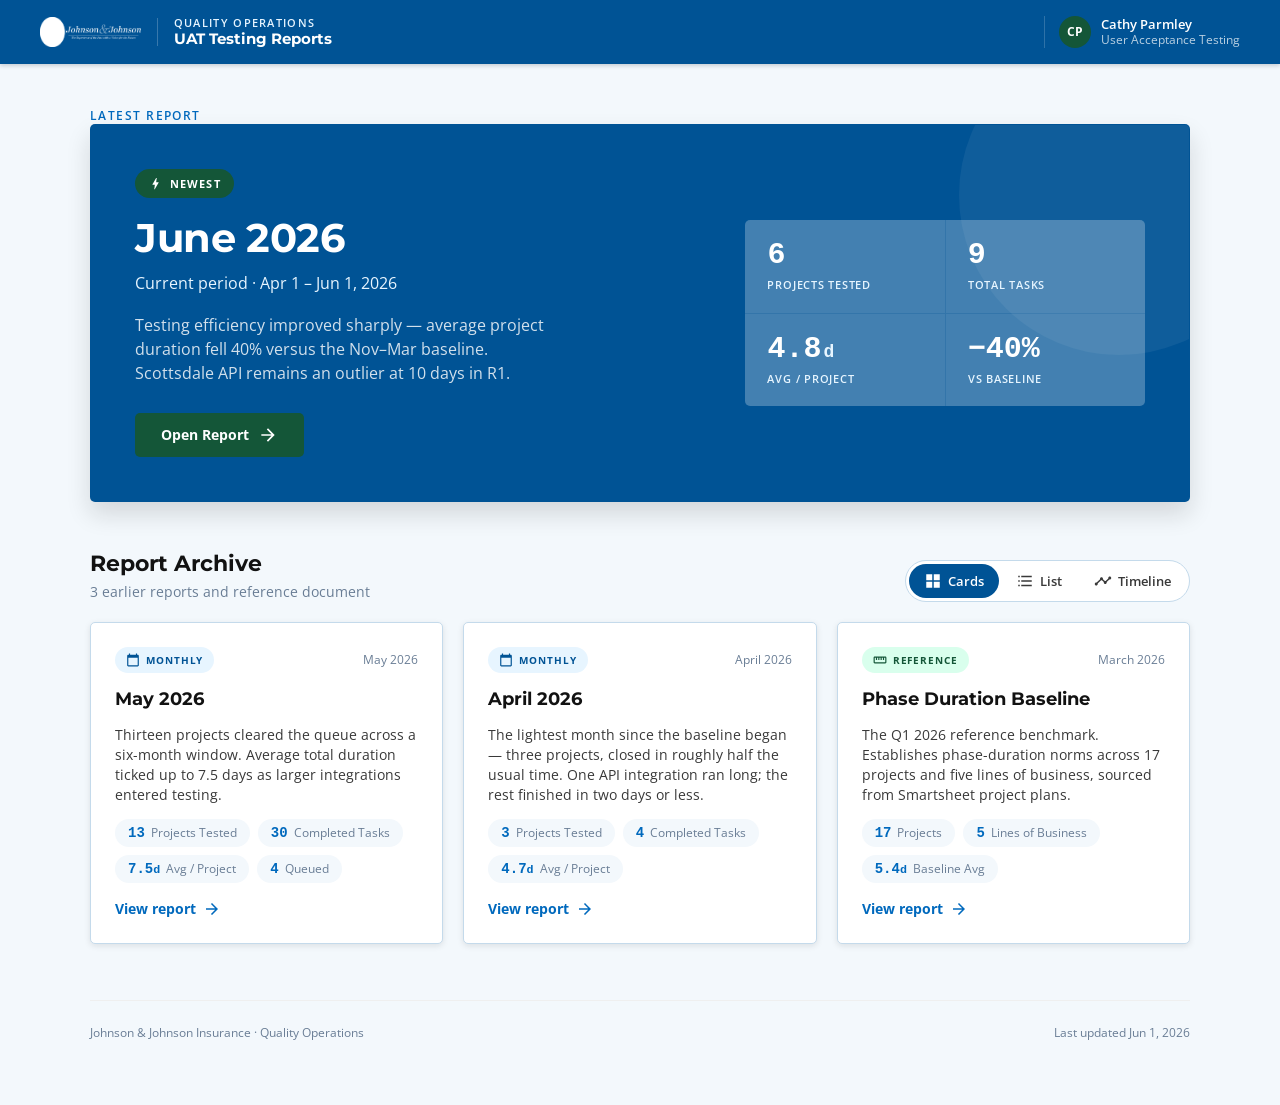
<file: uat/index.html>
<!DOCTYPE html>
<html lang="en">
<head>
<meta charset="UTF-8">
<meta name="viewport" content="width=device-width, initial-scale=1.0">
<title>UAT Testing Reports — J&amp;J Insurance</title>
<link rel="icon" href="assets/jj-oval.png">
<link rel="stylesheet" href="assets/jj-tokens.css">
<style>
  *, *::before, *::after { box-sizing: border-box; margin: 0; padding: 0; }
  html { scroll-behavior: smooth; }
  body {
    font: var(--jj-text-body);
    color: var(--jj-fg-default);
    background: var(--pt-page-bg);
    -webkit-font-smoothing: antialiased;
    min-height: 100vh;
  }
  a { color: inherit; text-decoration: none; }
  .ic { fill: currentColor; display: inline-block; vertical-align: -.15em; flex: none; }
  .pt-switching, .pt-switching * { transition: none !important; }

  /* ═══════════════  LOOK / THEME TOKENS  (Corporate = defaults)  ═══════════════ */
  :root {
    --pt-num-font: var(--jj-font-display);
    --pt-page-bg: var(--jj-neutral-050);
    --pt-line: var(--jj-primary-200);
    --pt-eyebrow: var(--jj-fg-link);

    --pt-hero-bg: var(--jj-darker-blue);
    --pt-hero-bar: transparent;
    --pt-hero-border: transparent;
    --pt-hero-fg: #fff;
    --pt-hero-sub: var(--jj-light-blue);
    --pt-hero-summary: rgba(255,255,255,.82);
    --pt-hero-glow: rgba(0,105,189,.18);
    --pt-hero-shadow: var(--jj-elevation-3);
    --pt-hero-radius: var(--jj-radius-15);
    --pt-hero-acc-bg: var(--jj-action-700);
    --pt-hero-acc-bg-h: var(--jj-action-900);
    --pt-hero-acc-fg: #fff;
    --pt-hero-statbg: rgba(255,255,255,.05);
    --pt-hero-statline: rgba(255,255,255,.14);

    --pt-card-border: var(--jj-border-default);
    --pt-card-radius: var(--jj-radius-10);
    --pt-card-shadow: var(--jj-elevation-1);
    --pt-card-shadow-h: var(--jj-elevation-3);
    --pt-card-hover-border: var(--jj-primary-200);
    --pt-card-pad: 24px;
    --pt-grid-gap: 20px;

    --pt-link: var(--jj-fg-link);
    --pt-row-hover: var(--jj-light-blue);
    --pt-chip-bg: var(--jj-primary-100);
    --pt-chip-val: var(--jj-dark-blue);
    --pt-chip-label: var(--jj-fg-subtle);
    --pt-tag-monthly-bg: var(--jj-primary-100);
    --pt-tag-monthly-fg: var(--jj-dark-blue);
    --pt-tag-baseline-bg: var(--jj-light-green);
    --pt-tag-baseline-fg: var(--jj-dark-green);
    --pt-node: var(--jj-blue);
    --pt-node-baseline: var(--jj-green);
    --pt-btn-radius: var(--jj-radius-25);
  }

  /* ── EDITORIAL · light, airy, hairline borders, green spine ── */
  [data-look="editorial"] {
    --pt-page-bg: #fff;
    --pt-eyebrow: var(--jj-green);
    --pt-hero-bg: #fff;
    --pt-hero-bar: var(--jj-green);
    --pt-hero-border: var(--jj-neutral-200);
    --pt-hero-fg: var(--jj-darker-blue);
    --pt-hero-sub: var(--jj-primary-600);
    --pt-hero-summary: var(--jj-neutral-800);
    --pt-hero-glow: var(--jj-primary-050);
    --pt-hero-shadow: var(--jj-elevation-1);
    --pt-hero-radius: var(--jj-radius-5);
    --pt-hero-statbg: var(--jj-primary-050);
    --pt-hero-statline: var(--jj-neutral-200);
    --pt-card-border: var(--jj-neutral-200);
    --pt-card-radius: var(--jj-radius-5);
    --pt-card-shadow: none;
    --pt-card-shadow-h: var(--jj-elevation-2);
    --pt-card-hover-border: var(--jj-primary-300);
    --pt-row-hover: var(--jj-primary-050);
    --pt-btn-radius: var(--jj-radius-5);
    --pt-line: var(--jj-neutral-200);
  }

  /* ── FOREST · green-forward, bold, friendly radii ── */
  [data-look="forest"] {
    --pt-eyebrow: var(--jj-green);
    --pt-hero-bg: #0F402A;
    --pt-hero-glow: rgba(217,255,237,.12);
    --pt-hero-sub: var(--jj-light-green);
    --pt-hero-summary: rgba(255,255,255,.85);
    --pt-hero-acc-bg: #fff;
    --pt-hero-acc-bg-h: var(--jj-light-green);
    --pt-hero-acc-fg: var(--jj-dark-green);
    --pt-hero-statbg: rgba(255,255,255,.06);
    --pt-hero-statline: rgba(255,255,255,.18);
    --pt-hero-radius: var(--jj-radius-20);
    --pt-card-radius: var(--jj-radius-15);
    --pt-card-hover-border: var(--jj-action-300);
    --pt-link: var(--jj-green-active);
    --pt-row-hover: var(--jj-light-green);
    --pt-chip-bg: var(--jj-light-green);
    --pt-chip-val: var(--jj-dark-green);
    --pt-chip-label: var(--jj-green-active);
    --pt-tag-monthly-bg: var(--jj-light-green);
    --pt-tag-monthly-fg: var(--jj-dark-green);
    --pt-tag-baseline-bg: var(--jj-primary-100);
    --pt-tag-baseline-fg: var(--jj-dark-blue);
    --pt-node: var(--jj-green);
    --pt-node-baseline: var(--jj-blue);
  }

  /* ── CONSOLE · data-dashboard, mono figures, blue wash, sharp ── */
  [data-look="console"] {
    --pt-num-font: var(--jj-font-mono);
    --pt-page-bg: var(--jj-primary-050);
    --pt-hero-bg: var(--jj-dark-blue);
    --pt-hero-glow: rgba(255,255,255,.06);
    --pt-hero-shadow: var(--jj-elevation-4);
    --pt-hero-radius: var(--jj-radius-5);
    --pt-hero-statbg: rgba(255,255,255,.08);
    --pt-hero-statline: rgba(255,255,255,.2);
    --pt-card-border: var(--jj-primary-200);
    --pt-card-radius: var(--jj-radius-5);
    --pt-card-shadow: var(--jj-elevation-2);
    --pt-card-shadow-h: var(--jj-elevation-4);
    --pt-chip-bg: var(--jj-primary-050);
    --pt-chip-val: var(--jj-blue);
    --pt-link: var(--jj-blue);
    --pt-btn-radius: var(--jj-radius-5);
  }

  /* ── DENSITY ── */
  [data-density="compact"] { --pt-card-pad: 16px; --pt-grid-gap: 12px; }

  /* ─────────────────────────  TOP BAR  ───────────────────────── */
  .topbar {
    position: sticky; top: 0; z-index: 50;
    height: 64px; background: var(--jj-primary-800); color: #fff;
    display: flex; align-items: center; gap: 16px;
    padding: 0 clamp(16px, 4vw, 40px);
    box-shadow: 0 2px 4px rgba(0,30,54,.18);
  }
  .topbar__logo { height: 30px; display: block; filter: brightness(0) invert(1); }
  .topbar__sep { width: 1px; height: 28px; background: rgba(255,255,255,.22); }
  .topbar__titles { display: flex; flex-direction: column; line-height: 1.15; min-width: 0; }
  .topbar__eyebrow { font: 600 11px/1.3 var(--jj-font-body); letter-spacing: .12em; text-transform: uppercase; color: var(--jj-light-blue); }
  .topbar__title { font: 700 15px/1.2 var(--jj-font-display); white-space: nowrap; overflow: hidden; text-overflow: ellipsis; }
  .topbar__right { margin-left: auto; display: flex; align-items: center; gap: 14px; }
  .topbar__owner { display: flex; align-items: center; gap: 10px; padding-left: 14px; border-left: 1px solid rgba(255,255,255,.18); }
  .topbar__avatar { width: 32px; height: 32px; border-radius: 50%; background: var(--jj-action-700); display: grid; place-items: center; font: 700 12px/1 var(--jj-font-body); color: #fff; }
  .topbar__owner-text { font: 600 13px/16px var(--jj-font-body); }
  .topbar__owner-text span { display: block; font: var(--jj-text-body-sm); opacity: .72; }

  /* ─────────────────────────  PAGE SHELL  ───────────────────────── */
  .page { max-width: 1180px; margin: 0 auto; padding: clamp(24px, 4vw, 44px) clamp(16px, 4vw, 40px) 64px; }
  .eyebrow { font: var(--jj-text-eyebrow); letter-spacing: .12em; text-transform: uppercase; color: var(--pt-eyebrow); }
  .section-head { display: flex; align-items: flex-end; justify-content: space-between; gap: 20px; flex-wrap: wrap; margin: 48px 0 20px; }
  .section-head h2 { font: var(--jj-text-title-2); color: var(--jj-fg-default); }
  .section-head p { font: var(--jj-text-body); color: var(--jj-fg-subtle); margin-top: 4px; }

  /* ─────────────────────────  HERO (latest)  ───────────────────────── */
  .hero {
    background: var(--pt-hero-bg);
    color: var(--pt-hero-fg); border-radius: var(--pt-hero-radius);
    padding: clamp(28px, 4vw, 44px);
    position: relative; overflow: hidden;
    box-shadow: var(--pt-hero-shadow);
    border: 1px solid var(--pt-hero-border);
    display: grid; grid-template-columns: 1.4fr 1fr; gap: clamp(28px, 4vw, 56px); align-items: center;
  }
  .hero::after {
    content: ""; position: absolute; right: -90px; top: -90px; width: 320px; height: 320px;
    border-radius: 50%; background: var(--pt-hero-glow); pointer-events: none;
  }
  .hero::before {
    content: ""; position: absolute; left: 0; top: 0; bottom: 0; width: 5px;
    background: var(--pt-hero-bar); pointer-events: none;
  }
  .hero__main { position: relative; z-index: 1; min-width: 0; }
  .hero__tag {
    display: inline-flex; align-items: center; gap: 7px;
    background: var(--pt-hero-acc-bg); color: var(--pt-hero-acc-fg);
    font: 700 11px/1 var(--jj-font-body); letter-spacing: .1em; text-transform: uppercase;
    padding: 7px 13px; border-radius: var(--jj-radius-pill); margin-bottom: 18px;
  }
  .hero__title { font: 700 clamp(28px, 4vw, 40px)/1.08 var(--jj-font-display); letter-spacing: -.01em; }
  .hero__period { font: var(--jj-text-body-lg); color: var(--pt-hero-sub); margin-top: 12px; }
  .hero__summary { font: var(--jj-text-body-lg); color: var(--pt-hero-summary); margin-top: 18px; max-width: 46ch; text-wrap: pretty; }
  .hero__cta {
    display: inline-flex; align-items: center; gap: 9px; margin-top: 28px;
    background: var(--pt-hero-acc-bg); color: var(--pt-hero-acc-fg); border: 0; cursor: pointer;
    font: var(--jj-text-button); padding: 0 26px; height: 44px; border-radius: var(--pt-btn-radius);
    transition: background .15s cubic-bezier(.2,0,0,1);
  }
  .hero__cta:hover { background: var(--pt-hero-acc-bg-h); }

  .hero__stats { position: relative; z-index: 1; display: grid; grid-template-columns: 1fr 1fr; gap: 1px; background: var(--pt-hero-statline); border-radius: var(--pt-card-radius); overflow: hidden; }
  .hero__stat { background: var(--pt-hero-statbg); padding: 20px 22px; }
  .hero__stat .v { font: 700 30px/1 var(--pt-num-font); color: var(--pt-hero-fg); }
  .hero__stat .v small { font-size: .6em; font-weight: 600; color: var(--pt-hero-sub); margin-left: 2px; }
  .hero__stat .l { font: 600 11px/1.3 var(--jj-font-body); letter-spacing: .07em; text-transform: uppercase; color: var(--pt-hero-sub); margin-top: 8px; }

  /* ─────────────────────────  VIEW TOGGLE  ───────────────────────── */
  .seg { display: inline-flex; background: #fff; border: 1px solid var(--pt-card-border); border-radius: var(--jj-radius-pill); padding: 3px; gap: 2px; }
  .seg button {
    display: inline-flex; align-items: center; gap: 6px; border: 0; background: transparent; cursor: pointer;
    font: 600 13px/1 var(--jj-font-body); color: var(--jj-fg-muted);
    padding: 8px 15px; border-radius: var(--jj-radius-pill); transition: all .15s cubic-bezier(.2,0,0,1);
  }
  .seg button:hover { color: var(--jj-fg-default); }
  .seg button[aria-pressed="true"] { background: var(--jj-primary-800); color: #fff; }
  .seg .seg__label { }

  /* ─────────────────────────  STAT CHIPS (shared)  ───────────────────────── */
  .chips { display: flex; flex-wrap: wrap; gap: 8px; }
  .chip { display: inline-flex; align-items: baseline; gap: 6px; background: var(--pt-chip-bg); border-radius: var(--jj-radius-pill); padding: 6px 13px; }
  .chip .cv { font: 700 14px/1 var(--pt-num-font); color: var(--pt-chip-val); }
  .chip .cl { font: var(--jj-text-body-sm); color: var(--pt-chip-label); }

  .tag { display: inline-flex; align-items: center; gap: 6px; font: 700 10px/1 var(--jj-font-body); letter-spacing: .09em; text-transform: uppercase; padding: 6px 11px; border-radius: var(--jj-radius-pill); }
  .tag--monthly { background: var(--pt-tag-monthly-bg); color: var(--pt-tag-monthly-fg); }
  .tag--baseline { background: var(--pt-tag-baseline-bg); color: var(--pt-tag-baseline-fg); }

  /* ─────────────────────────  CARDS LAYOUT  ───────────────────────── */
  .grid-cards { display: grid; grid-template-columns: repeat(auto-fill, minmax(300px, 1fr)); gap: var(--pt-grid-gap); }
  .rcard {
    background: #fff; border: 1px solid var(--pt-card-border); border-radius: var(--pt-card-radius);
    padding: var(--pt-card-pad); cursor: pointer; display: flex; flex-direction: column; gap: 14px;
    box-shadow: var(--pt-card-shadow); transition: box-shadow .15s, transform .15s, border-color .15s;
  }
  .rcard:hover { box-shadow: var(--pt-card-shadow-h); transform: translateY(-2px); border-color: var(--pt-card-hover-border); }
  .rcard__top { display: flex; align-items: center; justify-content: space-between; gap: 12px; }
  .rcard__date { font: var(--jj-text-body-sm); color: var(--jj-fg-subtle); }
  .rcard__title { font: var(--jj-text-title-3); color: var(--jj-fg-default); }
  .rcard__summary { font: var(--jj-text-body); color: var(--jj-fg-muted); flex: 1; text-wrap: pretty; }
  .rcard__foot { display: flex; align-items: center; gap: 7px; font: var(--jj-text-button); color: var(--pt-link); margin-top: 2px; }
  .rcard:hover .rcard__foot { gap: 11px; }

  /* ─────────────────────────  LIST LAYOUT  ───────────────────────── */
  .list { background: #fff; border: 1px solid var(--pt-card-border); border-radius: var(--pt-card-radius); overflow: hidden; box-shadow: var(--pt-card-shadow); }
  .lrow { display: grid; grid-template-columns: 200px 1fr auto; gap: 24px; align-items: center; padding: 20px 24px; cursor: pointer; border-top: 1px solid var(--jj-neutral-100); transition: background .12s; }
  .lrow:first-child { border-top: 0; }
  .lrow:hover { background: var(--pt-row-hover); }
  .lrow__lead { display: flex; flex-direction: column; gap: 8px; min-width: 0; }
  .lrow__title { font: var(--jj-text-title-4); color: var(--jj-fg-default); }
  .lrow__date { font: var(--jj-text-body-sm); color: var(--jj-fg-subtle); }
  .lrow__summary { font: var(--jj-text-body); color: var(--jj-fg-muted); text-wrap: pretty; }
  .lrow__right { display: flex; align-items: center; gap: 18px; }
  .lrow__chev { color: var(--pt-link); display: inline-flex; }

  /* ─────────────────────────  TIMELINE LAYOUT  ───────────────────────── */
  .timeline { position: relative; padding-left: 38px; }
  .timeline::before { content: ""; position: absolute; left: 11px; top: 8px; bottom: 8px; width: 2px; background: var(--pt-line); }
  .tnode { position: relative; padding-bottom: 28px; }
  .tnode:last-child { padding-bottom: 0; }
  .tnode::before {
    content: ""; position: absolute; left: -32px; top: 22px; width: 14px; height: 14px; border-radius: 50%;
    background: #fff; border: 3px solid var(--pt-node); box-shadow: 0 0 0 4px var(--pt-page-bg);
  }
  .tnode--baseline::before { border-color: var(--pt-node-baseline); }
  .tnode__date { font: 700 12px/1 var(--jj-font-display); letter-spacing: .04em; text-transform: uppercase; color: var(--jj-fg-subtle); margin-bottom: 10px; }
  .tcard {
    background: #fff; border: 1px solid var(--pt-card-border); border-radius: var(--pt-card-radius);
    padding: 22px 24px; cursor: pointer; box-shadow: var(--pt-card-shadow);
    display: flex; flex-direction: column; gap: 12px; transition: box-shadow .15s, border-color .15s;
  }
  .tcard:hover { box-shadow: var(--pt-card-shadow-h); border-color: var(--pt-card-hover-border); }
  .tcard__top { display: flex; align-items: center; justify-content: space-between; gap: 12px; flex-wrap: wrap; }
  .tcard__title { font: var(--jj-text-title-3); color: var(--jj-fg-default); }
  .tcard__summary { font: var(--jj-text-body); color: var(--jj-fg-muted); text-wrap: pretty; }

  /* ─────────────────────────  FOOTER  ───────────────────────── */
  .foot { border-top: 1px solid var(--jj-neutral-200); margin-top: 56px; padding-top: 24px; display: flex; justify-content: space-between; gap: 16px; flex-wrap: wrap; }
  .foot p { font: var(--jj-text-body-sm); color: var(--jj-fg-subtle); }

  /* ─────────────────────────  VIEWER  ───────────────────────── */
  .viewer { position: fixed; inset: 0; z-index: 100; background: var(--jj-neutral-050); display: none; flex-direction: column; }
  .viewer.open { display: flex; }
  .viewer__bar {
    height: 56px; background: var(--jj-primary-800); color: #fff; flex: none;
    display: flex; align-items: center; gap: 14px; padding: 0 clamp(12px, 3vw, 24px);
  }
  .viewer__back {
    display: inline-flex; align-items: center; gap: 7px; background: rgba(255,255,255,.12); color: #fff; border: 0; cursor: pointer;
    font: var(--jj-text-button); padding: 0 16px; height: 36px; border-radius: var(--jj-radius-pill); transition: background .15s;
  }
  .viewer__back:hover { background: rgba(255,255,255,.22); }
  .viewer__title { font: 700 14px/1.2 var(--jj-font-display); white-space: nowrap; overflow: hidden; text-overflow: ellipsis; min-width: 0; }
  .viewer__title span { font: var(--jj-text-body-sm); opacity: .7; font-family: var(--jj-font-body); }
  .viewer__ext { margin-left: auto; display: inline-flex; align-items: center; gap: 6px; color: #fff; font: 600 13px/1 var(--jj-font-body); opacity: .85; }
  .viewer__ext:hover { opacity: 1; }
  .viewer__frame { flex: 1; border: 0; width: 100%; background: #fff; }

  /* ─────────────────────────  RESPONSIVE  ───────────────────────── */
  @media (max-width: 860px) {
    .hero { grid-template-columns: 1fr; gap: 28px; }
    .topbar__owner { display: none; }
  }
  @media (max-width: 600px) {
    .topbar__title { font-size: 13px; }
    .topbar__eyebrow { font-size: 10px; }
    .lrow { grid-template-columns: 1fr; gap: 12px; padding: 18px 18px; }
    .lrow__right { justify-content: space-between; }
    .seg__label { display: none; }
    .seg button { padding: 9px 12px; }
    .hero__stats { grid-template-columns: 1fr 1fr; }
    .section-head { margin-top: 36px; }
  }

  /* ─────────────────────────  TWEAKS PANEL  ───────────────────────── */
  .tweaks { position: fixed; right: 20px; bottom: 20px; z-index: 200; width: 286px;
    background: #fff; border: 1px solid var(--jj-neutral-200); border-radius: var(--jj-radius-10);
    box-shadow: var(--jj-elevation-4); overflow: hidden; font-family: var(--jj-font-body); }
  .tweaks[hidden] { display: none; }
  .tweaks__head { display: flex; align-items: center; justify-content: space-between;
    background: var(--jj-primary-800); color: #fff; padding: 12px 16px;
    font: 700 13px/1 var(--jj-font-display); letter-spacing: .02em; }
  .tweaks__head button { background: transparent; border: 0; color: #fff; cursor: pointer; font-size: 20px; line-height: 1; opacity: .8; padding: 0; }
  .tweaks__head button:hover { opacity: 1; }
  .tweaks__sec { padding: 14px 16px; border-top: 1px solid var(--jj-neutral-100); }
  .tweaks__label { font: 700 10px/1 var(--jj-font-body); letter-spacing: .1em; text-transform: uppercase; color: var(--jj-fg-subtle); margin-bottom: 10px; }
  .tw-looks { display: grid; grid-template-columns: 1fr 1fr; gap: 8px; }
  .tw-look { display: flex; flex-direction: column; gap: 7px; padding: 8px; border: 1.5px solid var(--jj-neutral-200);
    border-radius: var(--jj-radius-5); background: #fff; cursor: pointer; text-align: left; transition: border-color .12s, box-shadow .12s; }
  .tw-look:hover { border-color: var(--jj-primary-300); }
  .tw-look[aria-pressed="true"] { border-color: var(--jj-primary-800); box-shadow: inset 0 0 0 1px var(--jj-primary-800); }
  .tw-look__sw { height: 28px; border-radius: 4px; border: 1px solid rgba(0,0,0,.08); display: flex; overflow: hidden; }
  .tw-look__sw i { flex: 1; }
  .tw-look__name { font: 600 11px/1.2 var(--jj-font-body); color: var(--jj-fg-default); }
  .seg--tw { display: flex; width: 100%; }
  .seg--tw button { flex: 1; justify-content: center; }
</style>
</head>
<body>

<!-- ════════════════════════════════════════════════════════════════
     TO ADD A NEW MONTH'S REPORT:
       1. Drop the report's .html file into the  reports/  folder.
       2. Add one entry to the REPORTS array below (newest anywhere —
          the portal sorts by `date` automatically). Copy an existing
          entry and edit the fields. `kind` is "monthly" or "baseline".
     That's it. See README.md for the annotated template.
     ════════════════════════════════════════════════════════════════ -->

<header class="topbar">
  <img class="topbar__logo" src="assets/jj-logo-horizontal.png" alt="Johnson &amp; Johnson Insurance">
  <div class="topbar__sep"></div>
  <div class="topbar__titles">
    <div class="topbar__eyebrow">Quality Operations</div>
    <div class="topbar__title">UAT Testing Reports</div>
  </div>
  <div class="topbar__right">
    <div class="topbar__owner">
      <div class="topbar__avatar">CP</div>
      <div class="topbar__owner-text">Cathy Parmley<span>User Acceptance Testing</span></div>
    </div>
  </div>
</header>

<!-- HOME ─────────────────────────────────────────────────────────── -->
<main class="page" id="home" data-screen-label="Home — Report Index">
  <div class="eyebrow" id="hero-eyebrow">Latest Report</div>
  <section class="hero" id="hero"></section>

  <div class="section-head">
    <div>
      <h2>Report Archive</h2>
      <p id="archive-count"></p>
    </div>
    <div class="seg" id="view-toggle" role="group" aria-label="Choose layout">
      <button data-view="cards" aria-pressed="true"><svg class="ic" width="18" height="18" viewBox="0 0 24 24" aria-hidden="true"><path d="M3 11h8V3H3v8zm0 10h8v-8H3v8zm10 0h8v-8h-8v8zm0-18v8h8V3h-8z"/></svg><span class="seg__label">Cards</span></button>
      <button data-view="list" aria-pressed="false"><svg class="ic" width="18" height="18" viewBox="0 0 24 24" aria-hidden="true"><path d="M3 5h2v2H3zM7 5h14v2H7zM3 11h2v2H3zM7 11h14v2H7zM3 17h2v2H3zM7 17h14v2H7z"/></svg><span class="seg__label">List</span></button>
      <button data-view="timeline" aria-pressed="false"><svg class="ic" width="18" height="18" viewBox="0 0 24 24" aria-hidden="true"><path d="M23 8c0 1.1-.9 2-2 2-.18 0-.35-.02-.51-.07l-3.56 3.55c.05.16.07.34.07.52 0 1.1-.9 2-2 2s-2-.9-2-2c0-.18.02-.36.07-.52l-2.55-2.55c-.16.05-.34.07-.52.07s-.36-.02-.52-.07l-4.55 4.56c.05.16.07.33.07.51 0 1.1-.9 2-2 2s-2-.9-2-2 .9-2 2-2c.18 0 .35.02.51.07l4.56-4.55C8.02 9.36 8 9.18 8 9c0-1.1.9-2 2-2s2 .9 2 2c0 .18-.02.36-.07.52l2.55 2.55c.16-.05.34-.07.52-.07s.36.02.52.07l3.55-3.56C19.02 8.35 19 8.18 19 8c0-1.1.9-2 2-2s2 .9 2 2z"/></svg><span class="seg__label">Timeline</span></button>
    </div>
  </div>

  <div id="archive"></div>

  <footer class="foot">
    <p>Johnson &amp; Johnson Insurance · Quality Operations</p>
    <p id="last-updated"></p>
  </footer>
</main>

<!-- VIEWER ───────────────────────────────────────────────────────── -->
<div class="viewer" id="viewer" data-screen-label="Report Viewer">
  <div class="viewer__bar">
    <button class="viewer__back" id="viewer-back"><svg class="ic" width="19" height="19" viewBox="0 0 24 24" aria-hidden="true"><path d="M20 11H7.83l5.59-5.59L12 4l-8 8 8 8 1.41-1.41L7.83 13H20z"/></svg>All Reports</button>
    <div class="viewer__title" id="viewer-title"></div>
    <a class="viewer__ext" id="viewer-ext" target="_blank" rel="noopener"><svg class="ic" width="18" height="18" viewBox="0 0 24 24" aria-hidden="true"><path d="M19 19H5V5h7V3H5c-1.11 0-2 .9-2 2v14c0 1.1.89 2 2 2h14c1.1 0 2-.9 2-2v-7h-2v7zM14 3v2h3.59l-9.83 9.83 1.41 1.41L19 6.41V10h2V3h-7z"/></svg>Open in new tab</a>
  </div>
  <iframe class="viewer__frame" id="viewer-frame" title="Report"></iframe>
</div>

<script>
/* ══════════════════════════════════════════════════════════════════
   REPORT MANIFEST — the single source of truth.
   Add / edit entries here. `date` (ISO) drives ordering; newest first.
   `stats` is an ordered list of headline figures shown on each card.
   ══════════════════════════════════════════════════════════════════ */
const REPORTS = [
  {
    id: "june-2026",
    kind: "monthly",
    title: "June 2026",
    date: "2026-06-01",
    period: "Current period · Apr 1 – Jun 1, 2026",
    file: "reports/june-2026.html",
    summary: "Testing efficiency improved sharply — average project duration fell 40% versus the Nov–Mar baseline. Scottsdale API remains an outlier at 10 days in R1.",
    stats: [
      { value: "6", label: "Projects Tested" },
      { value: "9", label: "Total Tasks" },
      { value: "4.8", unit: "d", label: "Avg / Project" },
      { value: "−40%", label: "vs Baseline" }
    ]
  },
  {
    id: "may-2026",
    kind: "monthly",
    title: "May 2026",
    date: "2026-05-08",
    period: "Reporting period · Nov 25, 2025 – May 6, 2026",
    file: "reports/may-2026.html",
    summary: "Thirteen projects cleared the queue across a six-month window. Average total duration ticked up to 7.5 days as larger integrations entered testing.",
    stats: [
      { value: "13", label: "Projects Tested" },
      { value: "30", label: "Completed Tasks" },
      { value: "7.5", unit: "d", label: "Avg / Project" },
      { value: "4", label: "Queued" }
    ]
  },
  {
    id: "april-2026",
    kind: "monthly",
    title: "April 2026",
    date: "2026-04-30",
    period: "Reporting period · Apr 8 – 27, 2026",
    file: "reports/april-2026.html",
    summary: "The lightest month since the baseline began — three projects, closed in roughly half the usual time. One API integration ran long; the rest finished in two days or less.",
    stats: [
      { value: "3", label: "Projects Tested" },
      { value: "4", label: "Completed Tasks" },
      { value: "4.7", unit: "d", label: "Avg / Project" }
    ]
  },
  {
    id: "phase-duration-baseline",
    kind: "baseline",
    title: "Phase Duration Baseline",
    date: "2026-03-31",
    period: "Q1 2026 reference · Jan – Mar 2026",
    file: "reports/phase-duration-baseline.html",
    summary: "The Q1 2026 reference benchmark. Establishes phase-duration norms across 17 projects and five lines of business, sourced from Smartsheet project plans.",
    stats: [
      { value: "17", label: "Projects" },
      { value: "5", label: "Lines of Business" },
      { value: "5.4", unit: "d", label: "Baseline Avg" }
    ]
  }
];

/* ──────────────────────────────────────────────────────────────── */
const $ = (s, r = document) => r.querySelector(s);

/* ── Tweakable defaults (host rewrites this block on change) ── */
const TWEAKS = /*EDITMODE-BEGIN*/{
  "look": "console",
  "density": "comfortable"
}/*EDITMODE-END*/;
const LOOKS = [
  { id: "corporate", name: "Corporate Navy",  sw: ["#001E36", "#1D7B4F"] },
  { id: "editorial", name: "Editorial Light", sw: ["#FFFFFF", "#1D7B4F"] },
  { id: "forest",    name: "Forest Green",    sw: ["#0F402A", "#FFFFFF"] },
  { id: "console",   name: "Data Console",    sw: ["#005395", "#1D7B4F"] }
];
function applyTweaks(t) {
  const el = document.documentElement;
  el.classList.add("pt-switching");
  el.setAttribute("data-look", t.look);
  el.setAttribute("data-density", t.density);
  void el.offsetHeight;
  requestAnimationFrame(() => el.classList.remove("pt-switching"));
}
applyTweaks(TWEAKS);
const ICONS = {"bolt":"M11 21h-1l1-7H7.5c-.58 0-.57-.32-.38-.66.19-.34.05-.08.07-.12C8.48 10.94 10.42 7.54 13 3h1l-1 7h3.5c.49 0 .56.33.47.51l-.07.15C12.96 17.55 11 21 11 21z","arrow_forward":"M12 4l-1.41 1.41L16.17 11H4v2h12.17l-5.58 5.59L12 20l8-8z","arrow_back":"M20 11H7.83l5.59-5.59L12 4l-8 8 8 8 1.41-1.41L7.83 13H20z","chevron_right":"M8.59 16.59L13.17 12 8.59 7.41 10 6l6 6-6 6z","grid_view":"M3 11h8V3H3v8zm0 10h8v-8H3v8zm10 0h8v-8h-8v8zm0-18v8h8V3h-8z","view_list":"M3 5h2v2H3zM7 5h14v2H7zM3 11h2v2H3zM7 11h14v2H7zM3 17h2v2H3zM7 17h14v2H7z","timeline":"M23 8c0 1.1-.9 2-2 2-.18 0-.35-.02-.51-.07l-3.56 3.55c.05.16.07.34.07.52 0 1.1-.9 2-2 2s-2-.9-2-2c0-.18.02-.36.07-.52l-2.55-2.55c-.16.05-.34.07-.52.07s-.36-.02-.52-.07l-4.55 4.56c.05.16.07.33.07.51 0 1.1-.9 2-2 2s-2-.9-2-2 .9-2 2-2c.18 0 .35.02.51.07l4.56-4.55C8.02 9.36 8 9.18 8 9c0-1.1.9-2 2-2s2 .9 2 2c0 .18-.02.36-.07.52l2.55 2.55c.16-.05.34-.07.52-.07s.36.02.52.07l3.55-3.56C19.02 8.35 19 8.18 19 8c0-1.1.9-2 2-2s2 .9 2 2z","calendar_month":"M20 3h-1V1h-2v2H7V1H5v2H4c-1.1 0-2 .9-2 2v16c0 1.1.9 2 2 2h16c1.1 0 2-.9 2-2V5c0-1.1-.9-2-2-2zm0 18H4V8h16v13z","straighten":"M21 6H3c-1.1 0-2 .9-2 2v8c0 1.1.9 2 2 2h18c1.1 0 2-.9 2-2V8c0-1.1-.9-2-2-2zm0 10H3V8h2v4h2V8h2v4h2V8h2v4h2V8h2v4h2V8h2v8z","open_in_new":"M19 19H5V5h7V3H5c-1.11 0-2 .9-2 2v14c0 1.1.89 2 2 2h14c1.1 0 2-.9 2-2v-7h-2v7zM14 3v2h3.59l-9.83 9.83 1.41 1.41L19 6.41V10h2V3h-7z"};
const ic = (n, s = 18) => '<svg class="ic" width="' + s + '" height="' + s + '" viewBox="0 0 24 24" aria-hidden="true"><path d="' + ICONS[n] + '"/></svg>';
const sorted = [...REPORTS].sort((a, b) => b.date.localeCompare(a.date));
const hero = sorted.find(r => r.kind === "monthly") || sorted[0];
const archive = sorted.filter(r => r !== hero);
const byId = Object.fromEntries(REPORTS.map(r => [r.id, r]));

const fmtDate = iso => new Date(iso + "T00:00:00").toLocaleDateString("en-US", { month: "long", year: "numeric" });
const tagFor = kind => kind === "baseline"
  ? '<span class="tag tag--baseline">' + ic('straighten', 14) + 'Reference</span>'
  : '<span class="tag tag--monthly">' + ic('calendar_month', 14) + 'Monthly</span>';
const chips = stats => '<div class="chips">' + stats.map(s =>
  `<span class="chip"><span class="cv">${s.value}${s.unit ? `<small>${s.unit}</small>` : ""}</span><span class="cl">${s.label}</span></span>`).join("") + '</div>';

/* ── Hero ── */
function renderHero() {
  $("#hero-eyebrow").textContent = hero.kind === "baseline" ? "Reference Document" : "Latest Report";
  $("#hero").innerHTML = `
    <div class="hero__main">
      <span class="hero__tag">${ic('bolt',15)}${hero.kind === "baseline" ? "Reference" : "Newest"}</span>
      <h1 class="hero__title">${hero.title}</h1>
      <div class="hero__period">${hero.period}</div>
      <p class="hero__summary">${hero.summary}</p>
      <button class="hero__cta" data-open="${hero.id}">Open Report${ic('arrow_forward',20)}</button>
    </div>
    <div class="hero__stats">
      ${hero.stats.slice(0, 4).map(s => `<div class="hero__stat"><div class="v">${s.value}${s.unit ? `<small>${s.unit}</small>` : ""}</div><div class="l">${s.label}</div></div>`).join("")}
    </div>`;
}

/* ── Archive layouts ── */
function renderArchive(view) {
  const el = $("#archive");
  if (view === "list") {
    el.innerHTML = '<div class="list">' + archive.map(r => `
      <div class="lrow" data-open="${r.id}">
        <div class="lrow__lead">
          ${tagFor(r.kind)}
          <div class="lrow__title">${r.title}</div>
          <div class="lrow__date">${r.period}</div>
        </div>
        <div class="lrow__summary">${r.summary}</div>
        <div class="lrow__right">
          ${chips(r.stats.slice(0, 3))}
          <span class="lrow__chev">${ic('chevron_right',24)}</span>
        </div>
      </div>`).join("") + '</div>';
  } else if (view === "timeline") {
    el.innerHTML = '<div class="timeline">' + archive.map(r => `
      <div class="tnode tnode--${r.kind}">
        <div class="tnode__date">${fmtDate(r.date)}</div>
        <div class="tcard" data-open="${r.id}">
          <div class="tcard__top"><div class="tcard__title">${r.title}</div>${tagFor(r.kind)}</div>
          <div class="tcard__summary">${r.summary}</div>
          ${chips(r.stats)}
        </div>
      </div>`).join("") + '</div>';
  } else {
    el.innerHTML = '<div class="grid-cards">' + archive.map(r => `
      <div class="rcard" data-open="${r.id}">
        <div class="rcard__top">${tagFor(r.kind)}<span class="rcard__date">${fmtDate(r.date)}</span></div>
        <div class="rcard__title">${r.title}</div>
        <div class="rcard__summary">${r.summary}</div>
        ${chips(r.stats)}
        <div class="rcard__foot">View report${ic('arrow_forward',18)}</div>
      </div>`).join("") + '</div>';
  }
}

/* ── View toggle (persisted) ── */
function setView(view) {
  localStorage.setItem("uat-portal-view", view);
  $("#view-toggle").querySelectorAll("button").forEach(b => b.setAttribute("aria-pressed", String(b.dataset.view === view)));
  renderArchive(view);
}
$("#view-toggle").addEventListener("click", e => {
  const b = e.target.closest("button"); if (b) setView(b.dataset.view);
});

/* ── Routing: #/view/<id> opens the embedded viewer ── */
function openReport(id) {
  const r = byId[id]; if (!r) return goHome();
  $("#viewer-frame").src = r.file;
  $("#viewer-title").innerHTML = `${r.title} <span>· ${r.kind === "baseline" ? "Reference" : "UAT Report"}</span>`;
  $("#viewer-ext").href = r.file;
  $("#viewer").classList.add("open");
  document.body.style.overflow = "hidden";
}
function goHome() {
  $("#viewer").classList.remove("open");
  $("#viewer-frame").src = "about:blank";
  document.body.style.overflow = "";
}
function route() {
  const m = location.hash.match(/^#\/view\/(.+)$/);
  if (m && byId[m[1]]) openReport(m[1]); else goHome();
}
document.addEventListener("click", e => {
  const t = e.target.closest("[data-open]");
  if (t) { location.hash = "#/view/" + t.dataset.open; }
});
$("#viewer-back").addEventListener("click", () => { location.hash = ""; });
window.addEventListener("hashchange", route);

/* ── Init ── */
renderHero();
$("#archive-count").textContent = `${archive.length} earlier report${archive.length === 1 ? "" : "s"} and reference document`;
$("#last-updated").textContent = "Last updated " + new Date(sorted[0].date + "T00:00:00").toLocaleDateString("en-US", { month: "short", day: "numeric", year: "numeric" });
setView(localStorage.getItem("uat-portal-view") || "cards");
route();

/* ── Tweaks panel (Look + Density) ── */
function initTweaks() {
  const panel = $("#tweaks");
  const lookWrap = $("#tw-look");
  lookWrap.innerHTML = LOOKS.map(l =>
    `<button class="tw-look" data-look="${l.id}" aria-pressed="${l.id === TWEAKS.look}">` +
    `<span class="tw-look__sw">${l.sw.map(c => `<i style="background:${c}"></i>`).join("")}</span>` +
    `<span class="tw-look__name">${l.name}</span></button>`).join("");
  function syncUI() {
    lookWrap.querySelectorAll(".tw-look").forEach(b => b.setAttribute("aria-pressed", String(b.dataset.look === TWEAKS.look)));
    $("#tw-density").querySelectorAll("button").forEach(b => b.setAttribute("aria-pressed", String(b.dataset.d === TWEAKS.density)));
  }
  function save(edits) {
    Object.assign(TWEAKS, edits);
    applyTweaks(TWEAKS); syncUI();
    try { window.parent.postMessage({ type: "__edit_mode_set_keys", edits }, "*"); } catch (e) {}
  }
  lookWrap.addEventListener("click", e => { const b = e.target.closest(".tw-look"); if (b) save({ look: b.dataset.look }); });
  $("#tw-density").addEventListener("click", e => { const b = e.target.closest("button"); if (b) save({ density: b.dataset.d }); });
  $("#tweaks-close").addEventListener("click", () => { panel.hidden = true; try { window.parent.postMessage({ type: "__edit_mode_dismissed" }, "*"); } catch (e) {} });
  syncUI();
  window.addEventListener("message", e => {
    const d = e.data || {};
    if (d.type === "__activate_edit_mode") panel.hidden = false;
    else if (d.type === "__deactivate_edit_mode") panel.hidden = true;
  });
  try { window.parent.postMessage({ type: "__edit_mode_available" }, "*"); } catch (e) {}
}
if (document.readyState === "loading") document.addEventListener("DOMContentLoaded", initTweaks); else initTweaks();
</script><!-- TWEAKS PANEL ─────────────────────────────────────────────────── -->
<aside class="tweaks" id="tweaks" hidden>
  <div class="tweaks__head"><span>Tweaks</span><button id="tweaks-close" aria-label="Close">&times;</button></div>
  <div class="tweaks__sec">
    <div class="tweaks__label">Look</div>
    <div class="tw-looks" id="tw-look"></div>
  </div>
  <div class="tweaks__sec">
    <div class="tweaks__label">Density</div>
    <div class="seg seg--tw" id="tw-density">
      <button data-d="comfortable" aria-pressed="true">Comfortable</button>
      <button data-d="compact" aria-pressed="false">Compact</button>
    </div>
  </div>
</aside>

</body>
</html>
</file>
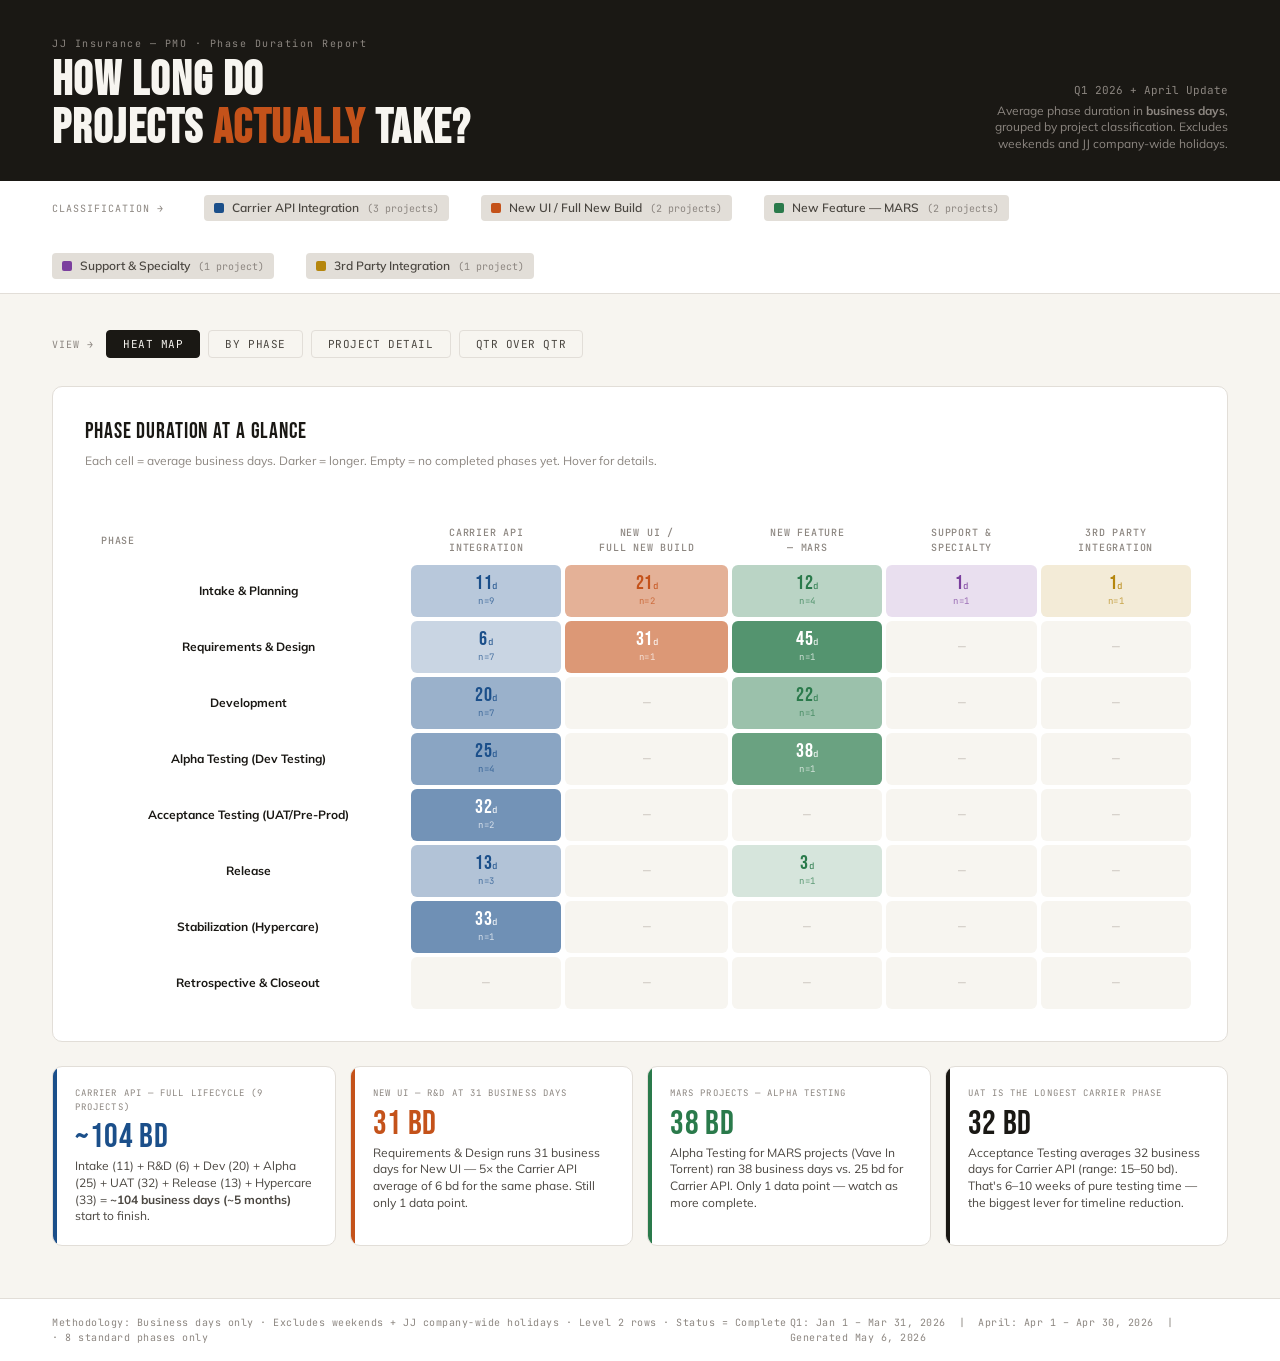
<file: phase_duration.html>
<!DOCTYPE html>
<html lang="en">
<head>
<meta charset="UTF-8">
<meta name="viewport" content="width=device-width, initial-scale=1.0">
<title>Phase Duration — Project Type Comparison</title>
<link href="https://fonts.googleapis.com/css2?family=Bebas+Neue&family=Mulish:wght@300;400;500;600;700&family=JetBrains+Mono:wght@400;500&display=swap" rel="stylesheet">
<style>
* { box-sizing: border-box; margin: 0; padding: 0; }

:root {
  --bg:       #F7F5F0;
  --surface:  #FFFFFF;
  --ink:      #1A1814;
  --ink2:     #4A4640;
  --ink3:     #8C8680;
  --rule:     #E2DED8;

  --carrier:  #1B4F8A;
  --newui:    #C4521A;
  --mars:     #2A7A4B;
  --support:  #7B3F9E;
  --third:    #B5860D;

  --carrier-l: #EBF1F8;
  --newui-l:   #FBF0EB;
  --mars-l:    #EBF5EF;
  --support-l: #F5EEF9;
  --third-l:   #FBF6E8;

  --mono: 'JetBrains Mono', monospace;
  --head: 'Bebas Neue', sans-serif;
  --body: 'Mulish', sans-serif;
}

body {
  background: var(--bg);
  color: var(--ink);
  font-family: var(--body);
  font-size: 14px;
  line-height: 1.5;
}

/* ── HEADER ── */
.header {
  background: var(--ink);
  color: #F7F5F0;
  padding: 36px 52px 28px;
  display: flex;
  align-items: flex-end;
  justify-content: space-between;
  gap: 24px;
}
.header-left {}
.header-eyebrow {
  font-family: var(--mono);
  font-size: 10px;
  letter-spacing: 0.15em;
  color: #8C8680;
  margin-bottom: 6px;
}
.header h1 {
  font-family: var(--head);
  font-size: 48px;
  letter-spacing: 0.03em;
  line-height: 1;
  color: #F7F5F0;
}
.header h1 em {
  color: #C4521A;
  font-style: normal;
}
.header-right {
  text-align: right;
}
.header-date {
  font-family: var(--mono);
  font-size: 11px;
  color: #8C8680;
}
.header-note {
  font-size: 12px;
  color: #8C8680;
  max-width: 260px;
  margin-top: 4px;
  line-height: 1.4;
}

/* ── LEGEND ── */
.legend-bar {
  background: var(--surface);
  border-bottom: 1px solid var(--rule);
  padding: 14px 52px;
  display: flex;
  align-items: center;
  gap: 32px;
  flex-wrap: wrap;
}
.legend-title {
  font-family: var(--mono);
  font-size: 10px;
  letter-spacing: 0.1em;
  color: var(--ink3);
  text-transform: uppercase;
  margin-right: 8px;
}
.legend-item {
  display: flex;
  align-items: center;
  gap: 8px;
  font-size: 12px;
  font-weight: 600;
  color: var(--ink2);
  cursor: pointer;
  padding: 4px 10px;
  border-radius: 4px;
  transition: background 0.15s;
}
.legend-item:hover { background: var(--rule); }
.legend-item.active { background: var(--rule); }
.legend-dot {
  width: 10px; height: 10px;
  border-radius: 2px;
  flex-shrink: 0;
}
.legend-n {
  font-family: var(--mono);
  font-size: 10px;
  color: var(--ink3);
  font-weight: 400;
}

/* ── MAIN ── */
.main { padding: 36px 52px 52px; }

/* ── VIEW TOGGLE ── */
.view-toggle {
  display: flex;
  gap: 8px;
  margin-bottom: 28px;
  align-items: center;
}
.view-label {
  font-family: var(--mono);
  font-size: 10px;
  letter-spacing: 0.1em;
  color: var(--ink3);
  text-transform: uppercase;
  margin-right: 4px;
}
.toggle-btn {
  font-family: var(--mono);
  font-size: 11px;
  padding: 6px 16px;
  border: 1.5px solid var(--rule);
  border-radius: 4px;
  background: transparent;
  color: var(--ink2);
  cursor: pointer;
  transition: all 0.15s;
  letter-spacing: 0.05em;
}
.toggle-btn.active {
  background: var(--ink);
  color: #F7F5F0;
  border-color: var(--ink);
}

/* ── CHART VIEWS ── */
.chart-view { display: none; }
.chart-view.visible { display: block; }

/* ── GROUPED BAR CHART ── */
.chart-wrap {
  background: var(--surface);
  border: 1px solid var(--rule);
  border-radius: 10px;
  padding: 28px 32px 24px;
  margin-bottom: 24px;
}
.chart-title {
  font-family: var(--head);
  font-size: 22px;
  letter-spacing: 0.04em;
  color: var(--ink);
  margin-bottom: 4px;
}
.chart-sub {
  font-size: 12px;
  color: var(--ink3);
  margin-bottom: 24px;
}

/* SVG chart area */
.chart-svg-wrap {
  width: 100%;
  overflow-x: auto;
}
svg.bar-chart {
  display: block;
  width: 100%;
}

/* ── PHASE LANE VIEW ── */
.lane-section { margin-bottom: 32px; }
.lane-phase-label {
  display: flex;
  align-items: center;
  gap: 12px;
  margin-bottom: 12px;
}
.lane-phase-name {
  font-family: var(--head);
  font-size: 20px;
  letter-spacing: 0.04em;
  color: var(--ink);
}
.lane-phase-avg-label {
  font-family: var(--mono);
  font-size: 10px;
  color: var(--ink3);
  letter-spacing: 0.08em;
}
.lane-rows { display: flex; flex-direction: column; gap: 8px; }
.lane-row {
  display: grid;
  grid-template-columns: 200px 1fr 60px;
  align-items: center;
  gap: 16px;
  background: var(--surface);
  border: 1px solid var(--rule);
  border-radius: 8px;
  padding: 12px 16px;
  transition: box-shadow 0.15s;
}
.lane-row:hover { box-shadow: 0 2px 12px rgba(0,0,0,0.07); }
.lane-cls-label {
  font-size: 12px;
  font-weight: 700;
  display: flex;
  align-items: center;
  gap: 8px;
}
.lane-cls-dot {
  width: 8px; height: 8px;
  border-radius: 2px;
  flex-shrink: 0;
}
.lane-bar-wrap {
  position: relative;
  height: 22px;
  background: #F0EDE8;
  border-radius: 4px;
  overflow: hidden;
}
.lane-bar-fill {
  height: 100%;
  border-radius: 4px;
  transition: width 0.6s cubic-bezier(0.22,0.61,0.36,1);
  position: relative;
}
.lane-bar-fill::after {
  content: attr(data-label);
  position: absolute;
  right: 8px;
  top: 50%;
  transform: translateY(-50%);
  font-family: var(--mono);
  font-size: 10px;
  color: white;
  font-weight: 500;
}
.lane-val {
  font-family: var(--head);
  font-size: 20px;
  letter-spacing: 0.02em;
  color: var(--ink);
  text-align: right;
}
.lane-val small {
  font-family: var(--mono);
  font-size: 10px;
  color: var(--ink3);
  display: block;
  letter-spacing: 0.05em;
}
.lane-empty {
  font-family: var(--mono);
  font-size: 11px;
  color: var(--ink3);
  font-style: italic;
  opacity: 0.5;
}

/* ── HEAT MAP ── */
.heatmap-wrap {
  background: var(--surface);
  border: 1px solid var(--rule);
  border-radius: 10px;
  padding: 28px 32px;
  overflow-x: auto;
}
table.heatmap {
  width: 100%;
  border-collapse: separate;
  border-spacing: 4px;
}
.heatmap th {
  font-family: var(--mono);
  font-size: 10px;
  letter-spacing: 0.08em;
  text-transform: uppercase;
  color: var(--ink3);
  padding: 6px 12px;
  text-align: center;
  font-weight: 500;
}
.heatmap th.phase-th {
  text-align: left;
  min-width: 180px;
}
.heatmap td {
  padding: 0;
  border-radius: 6px;
  text-align: center;
  vertical-align: middle;
  height: 52px;
  min-width: 110px;
}
.hm-cell {
  padding: 8px 10px;
  height: 52px;
  display: flex;
  flex-direction: column;
  justify-content: center;
  align-items: center;
  border-radius: 6px;
}
.hm-cell.has-data {
  cursor: pointer;
  transition: opacity 0.15s, transform 0.15s;
}
.hm-cell.has-data:hover { opacity: 0.85; transform: scale(1.03); }
.hm-val {
  font-family: var(--head);
  font-size: 20px;
  letter-spacing: 0.02em;
  line-height: 1;
}
.hm-n {
  font-family: var(--mono);
  font-size: 9px;
  letter-spacing: 0.06em;
  opacity: 0.7;
  margin-top: 2px;
}
.hm-empty {
  font-family: var(--mono);
  font-size: 13px;
  color: #D0CBC3;
}
.hm-phase-label {
  font-size: 12px;
  font-weight: 700;
  color: var(--ink);
  padding: 0 8px;
}

/* ── INSIGHT CARDS ── */
.insights {
  display: grid;
  grid-template-columns: repeat(auto-fit, minmax(280px, 1fr));
  gap: 14px;
  margin-top: 24px;
}
.insight-card {
  background: var(--surface);
  border: 1px solid var(--rule);
  border-radius: 10px;
  padding: 20px 22px;
  position: relative;
  overflow: hidden;
}
.insight-card::before {
  content: '';
  position: absolute;
  left: 0; top: 0; bottom: 0;
  width: 4px;
}
.insight-card.carrier::before { background: var(--carrier); }
.insight-card.newui::before  { background: var(--newui); }
.insight-card.mars::before   { background: var(--mars); }
.insight-card.compare::before { background: var(--ink); }
.insight-label {
  font-family: var(--mono);
  font-size: 9px;
  letter-spacing: 0.12em;
  text-transform: uppercase;
  color: var(--ink3);
  margin-bottom: 6px;
}
.insight-stat {
  font-family: var(--head);
  font-size: 34px;
  letter-spacing: 0.02em;
  line-height: 1;
  margin-bottom: 4px;
}
.insight-desc {
  font-size: 12px;
  color: var(--ink2);
  line-height: 1.4;
}

/* ── PROJECT DETAIL VIEW ── */
.detail-intro {
  display: flex;
  gap: 24px;
  margin-bottom: 24px;
  flex-wrap: wrap;
  align-items: center;
}
.detail-key {
  font-family: var(--mono);
  font-size: 11px;
  letter-spacing: 0.06em;
  padding: 4px 12px;
  border-radius: 4px;
  font-weight: 500;
}
.detail-key.faster  { background: #E8F7EE; color: #1A6B35; border: 1px solid #A8DDB8; }
.detail-key.slower  { background: #FDECEA; color: #B71C1C; border: 1px solid #F5A9A3; }
.detail-key.neutral { background: #F0EDE8; color: #6B6460; border: 1px solid #D8D4CE; }

.detail-cls-block {
  margin-bottom: 32px;
}
.detail-cls-header {
  display: flex;
  align-items: center;
  gap: 12px;
  padding: 14px 20px;
  border-radius: 8px 8px 0 0;
  border: 1px solid var(--rule);
  border-bottom: none;
}
.detail-cls-swatch {
  width: 12px; height: 12px;
  border-radius: 3px;
  flex-shrink: 0;
}
.detail-cls-name {
  font-family: var(--head);
  font-size: 20px;
  letter-spacing: 0.04em;
  color: var(--ink);
}
.detail-cls-summary {
  margin-left: auto;
  font-family: var(--mono);
  font-size: 11px;
  color: var(--ink3);
}

/* Project detail table */
.detail-table-wrap {
  border: 1px solid var(--rule);
  border-radius: 0 0 8px 8px;
  overflow-x: auto;
  background: var(--surface);
}
table.detail-table {
  width: 100%;
  border-collapse: collapse;
  font-size: 13px;
}
.detail-table th {
  font-family: var(--mono);
  font-size: 10px;
  letter-spacing: 0.08em;
  text-transform: uppercase;
  color: var(--ink3);
  padding: 10px 14px;
  text-align: center;
  border-bottom: 1px solid var(--rule);
  background: #FAFAF8;
  white-space: nowrap;
  font-weight: 500;
}
.detail-table th.proj-col {
  text-align: left;
  min-width: 180px;
  position: sticky;
  left: 0;
  background: #FAFAF8;
  z-index: 2;
}
.detail-table td {
  padding: 10px 14px;
  border-bottom: 1px solid #F0EDE8;
  text-align: center;
  vertical-align: middle;
}
.detail-table tr:last-child td { border-bottom: none; }
.detail-table td.proj-col {
  text-align: left;
  font-weight: 600;
  color: var(--ink);
  font-size: 12px;
  position: sticky;
  left: 0;
  background: var(--surface);
  z-index: 1;
  border-right: 1px solid var(--rule);
}
.detail-table tr:nth-child(even) td { background: #FAFAF8; }
.detail-table tr:nth-child(even) td.proj-col { background: #FAFAF8; }

/* Phase value chips */
.phase-chip {
  display: inline-flex;
  align-items: center;
  justify-content: center;
  gap: 4px;
  padding: 4px 10px;
  border-radius: 20px;
  font-family: var(--mono);
  font-size: 11px;
  font-weight: 500;
  white-space: nowrap;
  min-width: 52px;
}
.phase-chip.faster  { background: #E8F7EE; color: #1A6B35; border: 1px solid #A8DDB8; }
.phase-chip.slower  { background: #FDECEA; color: #B71C1C; border: 1px solid #F5A9A3; }
.phase-chip.neutral { background: #F0EDE8; color: #6B6460; border: 1px solid #D8D4CE; }
.phase-chip.empty   { background: transparent; color: #D0CBC3; border: none; font-size: 14px; }

/* avg row */
.detail-table tr.avg-row td {
  background: #F0EDE8 !important;
  border-top: 2px solid var(--rule);
  border-bottom: none;
}
.detail-table tr.avg-row td.proj-col {
  font-family: var(--mono);
  font-size: 10px;
  letter-spacing: 0.08em;
  text-transform: uppercase;
  color: var(--ink3);
  background: #F0EDE8 !important;
}
.avg-chip {
  display: inline-flex;
  align-items: center;
  justify-content: center;
  padding: 4px 10px;
  border-radius: 20px;
  font-family: var(--mono);
  font-size: 11px;
  font-weight: 700;
  background: var(--ink);
  color: #F7F5F0;
  min-width: 52px;
  white-space: nowrap;
}

/* ── QTR OVER QTR TREND TABLE ── */
.trend-sub { font-size: 12px; color: var(--ink3); margin-bottom: 24px; line-height: 1.5; }
.trend-title { font-family: var(--head); font-size: 22px; letter-spacing: 0.04em; color: var(--ink); margin-bottom: 4px; }
.trend-key { display: flex; gap: 20px; margin-bottom: 20px; flex-wrap: wrap; }
.trend-key-item { display: flex; align-items: center; gap: 6px; font-family: var(--mono); font-size: 10px; color: var(--ink3); letter-spacing: 0.06em; }
.trend-key-swatch { width: 22px; height: 8px; border-radius: 2px; }
.trend-cls-block { margin-bottom: 28px; }
.trend-cls-label { display: flex; align-items: center; gap: 10px; padding: 10px 16px; background: var(--bg); border: 1px solid var(--rule); border-bottom: none; border-radius: 8px 8px 0 0; }
.trend-cls-dot { width: 10px; height: 10px; border-radius: 2px; flex-shrink: 0; }
.trend-cls-name { font-family: var(--head); font-size: 17px; letter-spacing: 0.04em; color: var(--ink); }
.trend-table-wrap { border: 1px solid var(--rule); border-radius: 0 0 8px 8px; overflow-x: auto; background: var(--surface); }
table.trend-table { width: 100%; border-collapse: collapse; font-size: 13px; }
.trend-table th { font-family: var(--mono); font-size: 10px; letter-spacing: 0.08em; text-transform: uppercase; padding: 0; border-bottom: 2px solid var(--rule); font-weight: 500; text-align: center; }
.trend-table th.phase-th { text-align: left; min-width: 200px; padding: 10px 16px; color: var(--ink3); vertical-align: bottom; }
.th-q-wrap { display: flex; flex-direction: column; }
.th-q-label { padding: 6px 12px 2px; font-size: 9px; letter-spacing: 0.12em; text-transform: uppercase; border-bottom: 1px solid var(--rule); }
.th-q-sub { display: flex; }
.th-q-sub span { flex: 1; padding: 4px 12px 6px; font-size: 9px; letter-spacing: 0.06em; color: var(--ink3); border-right: 1px solid var(--rule); }
.th-q-sub span:last-child { border-right: none; }
.th-q1 .th-q-label { background: rgba(140,134,128,0.12); color: #6B6460; }
.th-q2 .th-q-label { background: rgba(27,79,138,0.10); color: #1B4F8A; }
.th-q3 .th-q-label { background: rgba(42,122,75,0.08); color: #2A7A4B; }
.th-q4 .th-q-label { background: rgba(196,82,26,0.08); color: #C4521A; }
.trend-table td { padding: 10px 12px; border-bottom: 1px solid #F0EDE8; text-align: center; vertical-align: middle; min-width: 80px; }
.trend-table tr:last-child td { border-bottom: none; }
.trend-table td.phase-td { text-align: left; font-size: 12px; font-weight: 600; color: var(--ink); padding: 10px 16px; border-right: 1px solid var(--rule); }
.trend-table tr:nth-child(even) td { background: #FAFAF8; }
.tval { font-family: var(--mono); font-size: 12px; font-weight: 600; color: var(--ink); }
.tval.pending { color: #D0CBC3; font-size: 16px; font-weight: 300; }
.tdelta { display: inline-flex; align-items: center; justify-content: center; gap: 3px; font-family: var(--mono); font-size: 10px; font-weight: 600; padding: 3px 8px; border-radius: 20px; white-space: nowrap; }
.tdelta.faster  { background: #E8F7EE; color: #1A6B35; border: 1px solid #A8DDB8; }
.tdelta.slower  { background: #FDECEA; color: #B71C1C; border: 1px solid #F5A9A3; }
.tdelta.pending { background: #F0EDE8; color: #B0AAA4; border: 1px solid #E2DED8; font-weight: 400; }
.trend-table td.avg-col { border-right: 1px dashed var(--rule); }

.footer {
  background: var(--surface);
  border-top: 1px solid var(--rule);
  padding: 16px 52px;
  display: flex;
  justify-content: space-between;
  align-items: center;
}
.footer-note {
  font-family: var(--mono);
  font-size: 10px;
  color: var(--ink3);
  letter-spacing: 0.05em;
}

/* ── TOOLTIP ── */
.tooltip {
  position: fixed;
  background: var(--ink);
  color: #F7F5F0;
  padding: 10px 14px;
  border-radius: 6px;
  font-size: 12px;
  pointer-events: none;
  z-index: 999;
  opacity: 0;
  transition: opacity 0.15s;
  max-width: 240px;
  line-height: 1.5;
}
.tooltip.visible { opacity: 1; }
.tooltip strong { font-weight: 700; display: block; margin-bottom: 2px; }
.tooltip span { font-family: var(--mono); font-size: 11px; color: #C0B8B0; }
</style>
</head>
<body>

<div class="header">
  <div class="header-left">
    <div class="header-eyebrow">JJ Insurance — PMO · Phase Duration Report</div>
    <h1>HOW LONG DO<br>PROJECTS <em>ACTUALLY</em> TAKE?</h1>
  </div>
  <div class="header-right">
    <div class="header-date">Q1 2026 + April Update</div>
    <div class="header-note">Average phase duration in <strong>business days</strong>, grouped by project classification. Excludes weekends and JJ company-wide holidays.</div>
  </div>
</div>

<div class="legend-bar">
  <span class="legend-title">Classification →</span>
  <div class="legend-item active" data-cls="carrier">
    <div class="legend-dot" style="background:var(--carrier)"></div>
    Carrier API Integration
    <span class="legend-n">(3 projects)</span>
  </div>
  <div class="legend-item active" data-cls="newui">
    <div class="legend-dot" style="background:var(--newui)"></div>
    New UI / Full New Build
    <span class="legend-n">(2 projects)</span>
  </div>
  <div class="legend-item active" data-cls="mars">
    <div class="legend-dot" style="background:var(--mars)"></div>
    New Feature — MARS
    <span class="legend-n">(2 projects)</span>
  </div>
  <div class="legend-item active" data-cls="support">
    <div class="legend-dot" style="background:var(--support)"></div>
    Support & Specialty
    <span class="legend-n">(1 project)</span>
  </div>
  <div class="legend-item active" data-cls="third">
    <div class="legend-dot" style="background:var(--third)"></div>
    3rd Party Integration
    <span class="legend-n">(1 project)</span>
  </div>
</div>

<div class="main">

  <div class="view-toggle">
    <span class="view-label">View →</span>
    <button class="toggle-btn active" onclick="setView('heatmap')">HEAT MAP</button>
    <button class="toggle-btn" onclick="setView('lanes')">BY PHASE</button>
    <button class="toggle-btn" onclick="setView('bars')">PROJECT DETAIL</button>
    <button class="toggle-btn" onclick="setView('trend')">QTR OVER QTR</button>
  </div>

  <!-- ══ HEAT MAP VIEW (default) ══ -->
  <div id="view-heatmap" class="chart-view visible">
    <div class="heatmap-wrap">
      <div class="chart-title">Phase Duration at a Glance</div>
      <div class="chart-sub">Each cell = average business days. Darker = longer. Empty = no completed phases yet. Hover for details.</div>
      <br>
      <table class="heatmap" id="heatmap-table">
        <thead>
          <tr>
            <th class="phase-th">Phase</th>
            <th>Carrier API<br>Integration</th>
            <th>New UI /<br>Full New Build</th>
            <th>New Feature<br>— MARS</th>
            <th>Support &<br>Specialty</th>
            <th>3rd Party<br>Integration</th>
          </tr>
        </thead>
        <tbody id="heatmap-body"></tbody>
      </table>
    </div>

    <!-- Insight Cards -->
    <div class="insights">
      <div class="insight-card carrier">
        <div class="insight-label">Carrier API — Full Lifecycle (9 projects)</div>
        <div class="insight-stat" style="color:var(--carrier)">~104 bd</div>
        <div class="insight-desc">Intake (11) + R&D (6) + Dev (20) + Alpha (25) + UAT (32) + Release (13) + Hypercare (33) = <strong>~104 business days (~5 months)</strong> start to finish.</div>
      </div>
      <div class="insight-card newui">
        <div class="insight-label">New UI — R&D at 31 Business Days</div>
        <div class="insight-stat" style="color:var(--newui)">31 bd</div>
        <div class="insight-desc">Requirements & Design runs 31 business days for New UI — 5× the Carrier API average of 6 bd for the same phase. Still only 1 data point.</div>
      </div>
      <div class="insight-card mars">
        <div class="insight-label">MARS Projects — Alpha Testing</div>
        <div class="insight-stat" style="color:var(--mars)">38 bd</div>
        <div class="insight-desc">Alpha Testing for MARS projects (Vave In Torrent) ran 38 business days vs. 25 bd for Carrier API. Only 1 data point — watch as more complete.</div>
      </div>
      <div class="insight-card compare">
        <div class="insight-label">UAT is the Longest Carrier Phase</div>
        <div class="insight-stat">32 bd</div>
        <div class="insight-desc">Acceptance Testing averages 32 business days for Carrier API (range: 15–50 bd). That's 6–10 weeks of pure testing time — the biggest lever for timeline reduction.</div>
      </div>
    </div>
  </div>

  <!-- ══ BY PHASE LANES VIEW ══ -->
  <div id="view-lanes" class="chart-view">
    <div id="lanes-container"></div>
  </div>

  <!-- ══ PROJECT DETAIL VIEW ══ -->
  <div id="view-bars" class="chart-view">
    <div class="detail-intro">
      <span class="detail-key faster">■ Below avg (faster)</span>
      <span class="detail-key slower">■ Above avg (slower)</span>
      <span class="detail-key neutral">■ Only data point / at avg</span>
    </div>
    <div id="detail-container"></div>
  </div>

  <!-- ══ QTR OVER QTR TREND VIEW ══ -->
  <div id="view-trend" class="chart-view">
    <div id="trend-container"></div>
  </div>

</div>

<div class="footer">
  <div class="footer-note">Methodology: Business days only · Excludes weekends + JJ company-wide holidays · Level 2 rows · Status = Complete · 8 standard phases only</div>
  <div class="footer-note">Q1: Jan 1 – Mar 31, 2026 &nbsp;|&nbsp; April: Apr 1 – Apr 30, 2026 &nbsp;|&nbsp; Generated May 6, 2026</div>
</div>

<div class="tooltip" id="tooltip"></div>

<script>
// ── DATA ──
const PHASES = [
  "Intake & Planning",
  "Requirements & Design",
  "Development",
  "Alpha Testing (Dev Testing)",
  "Acceptance Testing (UAT/Pre-Prod)",
  "Release",
  "Stabilization (Hypercare)",
  "Retrospective & Closeout"
];

const CLASSIFICATIONS = [
  { key: "carrier", label: "Carrier API Integration",    color: "#1B4F8A", light: "#EBF1F8" },
  { key: "newui",   label: "New UI / Full New Build",    color: "#C4521A", light: "#FBF0EB" },
  { key: "mars",    label: "New Feature — MARS",         color: "#2A7A4B", light: "#EBF5EF" },
  { key: "support", label: "Support & Specialty",        color: "#7B3F9E", light: "#F5EEF9" },
  { key: "third",   label: "3rd Party Integration",      color: "#B5860D", light: "#FBF6E8" },
];

// avg | range | n | projects  — all values in BUSINESS DAYS
const DATA = {
  "Intake & Planning": {
    carrier: { avg: 11, range: "1–39bd", n: 9, projects: "ArielRe, Atrium, Flood API v2, GLISE Forms API, HVH: Indication API, Markel Forms API, Motion HVH API, Scottsdale API, V2 Motion Api" },
    newui:   { avg: 21, range: "20–22bd", n: 2, projects: "Launch of COC, Condo Rater – New UI" },
    mars:    { avg: 12, range: "1–20bd",  n: 4, projects: "Casper Cyber, Markel Capacity Program, RenRe PL, Vave In Torrent" },
    support: { avg: 1,  range: "1–1bd",   n: 1, projects: "JJCM - New MARS Claims System" },
    third:   { avg: 1,  range: "1–1bd",   n: 1, projects: "MeshVI Integration" },
  },
  "Requirements & Design": {
    carrier: { avg: 6,  range: "1–16bd", n: 7, projects: "ArielRe, Atrium, Flood API v2, GLISE Forms API, Markel Forms API, Scottsdale API, V2 Motion Api" },
    newui:   { avg: 31, range: "31–31bd", n: 1, projects: "Launch of COC" },
    mars:    { avg: 45, range: "45–45bd", n: 1, projects: "Casper Cyber" },
    support: null,
    third:   null,
  },
  "Development": {
    carrier: { avg: 20, range: "1–52bd", n: 7, projects: "ArielRe, Atrium, Flood API v2, GLISE Forms API, Markel Forms API, Scottsdale API, V2 Motion Api" },
    newui:   null,
    mars:    { avg: 22, range: "22–22bd", n: 1, projects: "Vave In Torrent" },
    support: null,
    third:   null,
  },
  "Alpha Testing (Dev Testing)": {
    carrier: { avg: 25, range: "1–44bd", n: 4, projects: "ArielRe, Atrium, Flood API v2, GLISE Forms API" },
    newui:   null,
    mars:    { avg: 38, range: "38–38bd", n: 1, projects: "Vave In Torrent" },
    support: null,
    third:   null,
  },
  "Acceptance Testing (UAT/Pre-Prod)": {
    carrier: { avg: 32, range: "15–50bd", n: 2, projects: "ArielRe, Atrium" },
    newui:   null,
    mars:    null,
    support: null,
    third:   null,
  },
  "Release": {
    carrier: { avg: 13, range: "1–24bd", n: 3, projects: "ArielRe, Atrium, V2 Motion Api" },
    newui:   null,
    mars:    { avg: 3,  range: "3–3bd",  n: 1, projects: "Vave In Torrent" },
    support: null,
    third:   null,
  },
  "Stabilization (Hypercare)": {
    carrier: { avg: 33, range: "33–33bd", n: 1, projects: "V2 Motion Api" },
    newui:   null,
    mars:    null,
    support: null,
    third:   null,
  },
  "Retrospective & Closeout": {
    carrier: null, newui: null, mars: null, support: null, third: null,
  },
};

// ── MAX VALUE for scaling
const MAX_VAL = 52;

// ── HEAT MAP ──
function buildHeatmap() {
  const tbody = document.getElementById('heatmap-body');
  PHASES.forEach(phase => {
    const row = document.createElement('tr');
    // Phase label cell
    const phCell = document.createElement('td');
    phCell.innerHTML = `<div class="hm-phase-label">${phase}</div>`;
    phCell.style.padding = '6px 8px';
    row.appendChild(phCell);

    CLASSIFICATIONS.forEach(cls => {
      const d = DATA[phase] && DATA[phase][cls.key];
      const td = document.createElement('td');
      if (d) {
        const intensity = Math.min(d.avg / MAX_VAL, 1);
        const bg = hexWithAlpha(cls.color, 0.15 + intensity * 0.75);
        const textColor = intensity > 0.5 ? '#FFFFFF' : cls.color;
        td.innerHTML = `
          <div class="hm-cell has-data" style="background:${bg}; color:${textColor}"
               data-phase="${phase}" data-cls="${cls.key}"
               onmouseenter="showTip(event,'${phase}','${cls.key}')"
               onmouseleave="hideTip()">
            <div class="hm-val">${d.avg}<small style="font-family:var(--mono);font-size:9px">d</small></div>
            <div class="hm-n">n=${d.n}</div>
          </div>`;
      } else {
        td.innerHTML = `<div class="hm-cell"><div class="hm-empty">—</div></div>`;
        td.style.background = '#F7F5F0';
        td.style.borderRadius = '6px';
      }
      row.appendChild(td);
    });
    tbody.appendChild(row);
  });
}

function hexWithAlpha(hex, alpha) {
  const r = parseInt(hex.slice(1,3),16);
  const g = parseInt(hex.slice(3,5),16);
  const b = parseInt(hex.slice(5,7),16);
  return `rgba(${r},${g},${b},${alpha})`;
}

// ── PHASE LANES ──
function buildLanes() {
  const container = document.getElementById('lanes-container');
  const phasesWithData = PHASES.filter(phase => {
    return CLASSIFICATIONS.some(cls => DATA[phase] && DATA[phase][cls.key]);
  });

  phasesWithData.forEach(phase => {
    const section = document.createElement('div');
    section.className = 'lane-section';

    const maxInPhase = Math.max(...CLASSIFICATIONS.map(cls => {
      const d = DATA[phase] && DATA[phase][cls.key];
      return d ? d.avg : 0;
    }));

    section.innerHTML = `
      <div class="lane-phase-label">
        <div class="lane-phase-name">${phase}</div>
        <div class="lane-phase-avg-label">// avg days by project type</div>
      </div>
      <div class="lane-rows">
        ${CLASSIFICATIONS.map(cls => {
          const d = DATA[phase] && DATA[phase][cls.key];
          if (!d) {
            return `
              <div class="lane-row" style="opacity:0.4">
                <div class="lane-cls-label">
                  <div class="lane-cls-dot" style="background:${cls.color}"></div>
                  ${cls.label}
                </div>
                <div class="lane-empty">No data yet</div>
                <div></div>
              </div>`;
          }
          const pct = Math.max((d.avg / Math.max(maxInPhase, 1)) * 100, 2);
          return `
            <div class="lane-row">
              <div class="lane-cls-label">
                <div class="lane-cls-dot" style="background:${cls.color}"></div>
                ${cls.label}
              </div>
              <div class="lane-bar-wrap">
                <div class="lane-bar-fill" style="width:${pct}%; background:${cls.color};"
                     data-label="${d.avg}d"></div>
              </div>
              <div class="lane-val">
                ${d.avg}
                <small>days · n=${d.n}</small>
              </div>
            </div>`;
        }).join('')}
      </div>`;
    container.appendChild(section);
  });
}

// ── PROJECT DETAIL DATA — all values in BUSINESS DAYS ──
const PROJECT_DATA = {
  carrier: {
    label: "Carrier API Integration",
    color: "#1B4F8A",
    projects: {
      "ArielRe":              { "Intake & Planning": 1,  "Requirements & Design": 1,  "Development": 10, "Alpha Testing (Dev Testing)": 39, "Acceptance Testing (UAT/Pre-Prod)": 50, "Release": 14 },
      "Atrium":               { "Intake & Planning": 10, "Requirements & Design": 8,  "Development": 21, "Alpha Testing (Dev Testing)": 15, "Acceptance Testing (UAT/Pre-Prod)": 15, "Release": 1  },
      "Flood API v2":         { "Intake & Planning": 20, "Requirements & Design": 13, "Development": 29, "Alpha Testing (Dev Testing)": 44 },
      "GLISE Forms API":      { "Intake & Planning": 1,  "Requirements & Design": 1,  "Development": 1,  "Alpha Testing (Dev Testing)": 1  },
      "HVH: Indication API":  { "Intake & Planning": 22 },
      "Markel Forms API":     { "Intake & Planning": 1,  "Requirements & Design": 1,  "Development": 1  },
      "Motion HVH API":       { "Intake & Planning": 4  },
      "Scottsdale API":       { "Intake & Planning": 39, "Requirements & Design": 5,  "Development": 52 },
      "V2 Motion Api":        { "Intake & Planning": 1,  "Requirements & Design": 16, "Development": 27, "Release": 24, "Stabilization (Hypercare)": 33 },
    }
  },
  newui: {
    label: "New UI / Full New Build",
    color: "#C4521A",
    projects: {
      "Launch of COC":        { "Intake & Planning": 22, "Requirements & Design": 31 },
      "Condo Rater – New UI": { "Intake & Planning": 20 },
    }
  },
  mars: {
    label: "New Feature — MARS",
    color: "#2A7A4B",
    projects: {
      "Casper Cyber":           { "Intake & Planning": 20, "Requirements & Design": 45 },
      "Markel Capacity Program":{ "Intake & Planning": 20 },
      "RenRe Personal Lines":   { "Intake & Planning": 1  },
      "Vave In Torrent":        { "Intake & Planning": 7,  "Development": 22, "Alpha Testing (Dev Testing)": 38, "Release": 3 },
    }
  },
  support: {
    label: "Support & Specialty",
    color: "#7B3F9E",
    projects: {
      "JJCM - New MARS Claims": { "Intake & Planning": 1 },
    }
  },
  third: {
    label: "3rd Party Integration",
    color: "#B5860D",
    projects: {
      "MeshVI Integration": { "Intake & Planning": 1 },
    }
  },
};

// ── PROJECT DETAIL BUILDER ──
function buildDetail() {
  const container = document.getElementById('detail-container');
  if (container.children.length > 0) return; // already built

  Object.entries(PROJECT_DATA).forEach(([clsKey, cls]) => {
    // Find which phases have any data for this classification
    const activePhaseCols = PHASES.filter(ph =>
      Object.values(cls.projects).some(p => p[ph] !== undefined)
    );
    if (activePhaseCols.length === 0) return;

    // Compute avg per phase for this classification (from DATA)
    const phaseAvgs = {};
    activePhaseCols.forEach(ph => {
      const d = DATA[ph] && DATA[ph][clsKey];
      phaseAvgs[ph] = d ? d.avg : null;
    });

    const projectCount = Object.keys(cls.projects).length;
    const phaseCount = activePhaseCols.length;

    // Build block
    const block = document.createElement('div');
    block.className = 'detail-cls-block';
    block.innerHTML = `
      <div class="detail-cls-header" style="background:${hexWithAlpha(cls.color, 0.07)}; border-color:${hexWithAlpha(cls.color, 0.25)}">
        <div class="detail-cls-swatch" style="background:${cls.color}"></div>
        <div class="detail-cls-name">${cls.label}</div>
        <div class="detail-cls-summary">${projectCount} project${projectCount !== 1 ? 's' : ''} · ${phaseCount} phase${phaseCount !== 1 ? 's' : ''} with data</div>
      </div>
      <div class="detail-table-wrap">
        <table class="detail-table">
          <thead>
            <tr>
              <th class="proj-col">Project</th>
              ${activePhaseCols.map(ph => {
                const shortPh = ph
                  .replace(' (Dev Testing)', '')
                  .replace(' (UAT/Pre-Prod)', '')
                  .replace(' and Closeout', '')
                  .replace('Stabilization', 'Stabilization');
                const avg = phaseAvgs[ph];
                return `<th title="${ph}">${shortPh}${avg ? `<br><span style="color:var(--ink);font-weight:700">${avg}d avg</span>` : ''}</th>`;
              }).join('')}
            </tr>
          </thead>
          <tbody>
            ${Object.entries(cls.projects).map(([projName, phases]) => `
              <tr>
                <td class="proj-col">${projName}</td>
                ${activePhaseCols.map(ph => {
                  const val = phases[ph];
                  const avg = phaseAvgs[ph];
                  if (val === undefined) return `<td><span class="phase-chip empty">—</span></td>`;
                  const chipClass = avg === null || avg === val ? 'neutral'
                                  : val < avg ? 'faster' : 'slower';
                  const arrow = chipClass === 'faster' ? '↓' : chipClass === 'slower' ? '↑' : '';
                  return `<td><span class="phase-chip ${chipClass}">${arrow}${val}d</span></td>`;
                }).join('')}
              </tr>`).join('')}
            <tr class="avg-row">
              <td class="proj-col">Classification Avg</td>
              ${activePhaseCols.map(ph => {
                const avg = phaseAvgs[ph];
                return avg ? `<td><span class="avg-chip">${avg}d</span></td>` : `<td><span class="phase-chip empty">—</span></td>`;
              }).join('')}
            </tr>
          </tbody>
        </table>
      </div>`;
    container.appendChild(block);
  });
}

// ── QTR OVER QTR TREND TABLE ──
const TREND_DATA = {
  carrier: {
    label: "Carrier API Integration", color: "#1B4F8A",
    phases: {
      "Intake & Planning":                { Q1: 11, Q2: 4,    Q3: null, Q4: null },
      "Requirements & Design":            { Q1: 6,  Q2: null, Q3: null, Q4: null },
      "Development":                      { Q1: 20, Q2: null, Q3: null, Q4: null },
      "Alpha Testing (Dev Testing)":      { Q1: 25, Q2: null, Q3: null, Q4: null },
      "Acceptance Testing (UAT/Pre-Prod)":{ Q1: 32, Q2: null, Q3: null, Q4: null },
      "Release":                          { Q1: 13, Q2: null, Q3: null, Q4: null },
      "Stabilization (Hypercare)":        { Q1: 33, Q2: null, Q3: null, Q4: null },
    }
  },
  newui: {
    label: "New UI / Full New Build", color: "#C4521A",
    phases: {
      "Intake & Planning":                { Q1: 21, Q2: null, Q3: null, Q4: null },
      "Requirements & Design":            { Q1: 31, Q2: 31,   Q3: null, Q4: null },
    }
  },
  mars: {
    label: "New Feature — MARS", color: "#2A7A4B",
    phases: {
      "Intake & Planning":                { Q1: 12, Q2: null, Q3: null, Q4: null },
      "Requirements & Design":            { Q1: 45, Q2: null, Q3: null, Q4: null },
      "Development":                      { Q1: 22, Q2: null, Q3: null, Q4: null },
      "Alpha Testing (Dev Testing)":      { Q1: 38, Q2: null, Q3: null, Q4: null },
      "Release":                          { Q1: 3,  Q2: 3,    Q3: null, Q4: null },
    }
  },
  support: {
    label: "Support & Specialty", color: "#7B3F9E",
    phases: {
      "Intake & Planning":                { Q1: 1,  Q2: 1,    Q3: null, Q4: null },
    }
  },
  third: {
    label: "3rd Party Integration", color: "#B5860D",
    phases: {
      "Intake & Planning":                { Q1: 1,  Q2: 1,    Q3: null, Q4: null },
    }
  },
};

const QUARTERS = [
  { key: "Q1", label: "Q1 2026", range: "Jan–Mar" },
  { key: "Q2", label: "Q2 2026", range: "Apr–Jun" },
  { key: "Q3", label: "Q3 2026", range: "Jul–Sep" },
  { key: "Q4", label: "Q4 2026", range: "Oct–Dec" },
];

const Q_COLORS = { Q1: "th-q1", Q2: "th-q2", Q3: "th-q3", Q4: "th-q4" };

function buildTrend() {
  const container = document.getElementById('trend-container');
  if (container.children.length > 0) return;

  // Header intro
  const header = document.createElement('div');
  header.innerHTML = `
    <div class="trend-title">Quarter over Quarter — Avg Business Days by Phase</div>
    <div class="trend-sub">Q1 2026 is the baseline. Δ columns show change from the prior quarter — green means phases are completing faster, red means slower. Pending quarters fill in as data is collected each month.</div>
    <div class="trend-key">
      <div class="trend-key-item"><div class="trend-key-swatch" style="background:#E8F7EE;border:1px solid #A8DDB8"></div>↓ Faster than prior quarter</div>
      <div class="trend-key-item"><div class="trend-key-swatch" style="background:#FDECEA;border:1px solid #F5A9A3"></div>↑ Slower than prior quarter</div>
      <div class="trend-key-item"><div class="trend-key-swatch" style="background:#F0EDE8;border:1px solid #E2DED8"></div>— Pending</div>
    </div>`;
  container.appendChild(header);

  const Q_BG  = { Q1: "rgba(140,134,128,0.10)", Q2: "rgba(27,79,138,0.09)", Q3: "rgba(42,122,75,0.08)", Q4: "rgba(196,82,26,0.08)" };
  const Q_CLR = { Q1: "#6B6460", Q2: "#1B4F8A", Q3: "#2A7A4B", Q4: "#C4521A" };

  Object.entries(TREND_DATA).forEach(([clsKey, cls]) => {
    const block = document.createElement('div');
    block.className = 'trend-cls-block';

    // ── THEAD ROW 1: Phase label + Q group headers with colspan ──
    const thead1 = QUARTERS.map((q, qi) => {
      const span = qi === 0 ? 1 : 2;
      return `<th colspan="${span}" style="background:${Q_BG[q.key]};color:${Q_CLR[q.key]};padding:7px 12px 4px;font-family:var(--mono);font-size:10px;letter-spacing:0.1em;text-transform:uppercase;text-align:center;border-bottom:1px solid var(--rule);border-left:2px solid var(--rule);">${q.label}</th>`;
    }).join('');

    // ── THEAD ROW 2: sub-column labels ──
    const thead2 = QUARTERS.map((q, qi) => {
      const border = `border-left:2px solid var(--rule);`;
      if (qi === 0) {
        return `<th style="${border}background:${Q_BG[q.key]};color:var(--ink3);padding:4px 12px 7px;font-family:var(--mono);font-size:9px;letter-spacing:0.08em;text-transform:uppercase;text-align:center;border-bottom:2px solid var(--rule);">Avg bd</th>`;
      }
      return `
        <th style="${border}background:${Q_BG[q.key]};color:var(--ink3);padding:4px 12px 7px;font-family:var(--mono);font-size:9px;letter-spacing:0.08em;text-transform:uppercase;text-align:center;border-bottom:2px solid var(--rule);">Avg bd</th>
        <th style="background:${Q_BG[q.key]};color:var(--ink3);padding:4px 12px 7px;font-family:var(--mono);font-size:9px;letter-spacing:0.08em;text-transform:uppercase;text-align:center;border-bottom:2px solid var(--rule);">Δ vs prior</th>`;
    }).join('');

    // ── TBODY ROWS ──
    const rows = Object.entries(cls.phases).map(([phase, qtrs]) => {
      const cells = QUARTERS.map((q, qi) => {
        const val = qtrs[q.key];
        const borderL = `border-left:2px solid var(--rule);`;

        if (qi === 0) {
          return `<td style="${borderL}text-align:center;padding:9px 12px;"><span class="tval">${val}bd</span></td>`;
        }

        const prevVal = qtrs[QUARTERS[qi - 1].key];
        const avgCell = val !== null ? `<span class="tval">${val}bd</span>` : `<span class="tval pending">—</span>`;

        let deltaCell;
        if (val === null || prevVal === null) {
          deltaCell = `<span class="tdelta pending">pending</span>`;
        } else {
          const diff = val - prevVal;
          if (diff < 0)      deltaCell = `<span class="tdelta faster">↓ ${Math.abs(diff)}bd</span>`;
          else if (diff > 0) deltaCell = `<span class="tdelta slower">↑ ${diff}bd</span>`;
          else               deltaCell = `<span class="tdelta pending">—</span>`;
        }

        return `
          <td style="${borderL}text-align:center;padding:9px 12px;">${avgCell}</td>
          <td style="text-align:center;padding:9px 12px;">${deltaCell}</td>`;
      }).join('');

      return `<tr><td class="phase-td">${phase}</td>${cells}</tr>`;
    }).join('');

    block.innerHTML = `
      <div class="trend-cls-label">
        <div class="trend-cls-dot" style="background:${cls.color}"></div>
        <div class="trend-cls-name">${cls.label}</div>
      </div>
      <div class="trend-table-wrap">
        <table class="trend-table" style="border-collapse:collapse;">
          <thead>
            <tr>
              <th class="phase-th" rowspan="2" style="border-bottom:2px solid var(--rule);vertical-align:bottom;padding:10px 16px;">Phase</th>
              ${thead1}
            </tr>
            <tr>${thead2}</tr>
          </thead>
          <tbody>${rows}</tbody>
        </table>
      </div>`;
    container.appendChild(block);
  });
}

// ── TOOLTIP ──
function showTip(e, phase, clsKey) {
  const d = DATA[phase][clsKey];
  const cls = CLASSIFICATIONS.find(c => c.key === clsKey);
  if (!d) return;
  const tip = document.getElementById('tooltip');
  tip.innerHTML = `<strong>${cls.label}</strong>${phase}<br><span>Avg: ${d.avg} days &nbsp;|&nbsp; Range: ${d.range} &nbsp;|&nbsp; n=${d.n}</span><br><span style="color:#A09890">${d.projects}</span>`;
  tip.style.left = (e.clientX + 14) + 'px';
  tip.style.top  = (e.clientY - 10) + 'px';
  tip.classList.add('visible');
}
function hideTip() {
  document.getElementById('tooltip').classList.remove('visible');
}

// ── VIEW TOGGLE ──
function setView(view) {
  document.querySelectorAll('.chart-view').forEach(v => v.classList.remove('visible'));
  document.querySelectorAll('.toggle-btn').forEach(b => b.classList.remove('active'));
  document.getElementById('view-' + view).classList.add('visible');
  event.target.classList.add('active');
  if (view === 'bars') buildDetail();
  if (view === 'trend') buildTrend();
}

// ── INIT ──
buildHeatmap();
buildLanes();
</script>
</body>
</html>
</file>
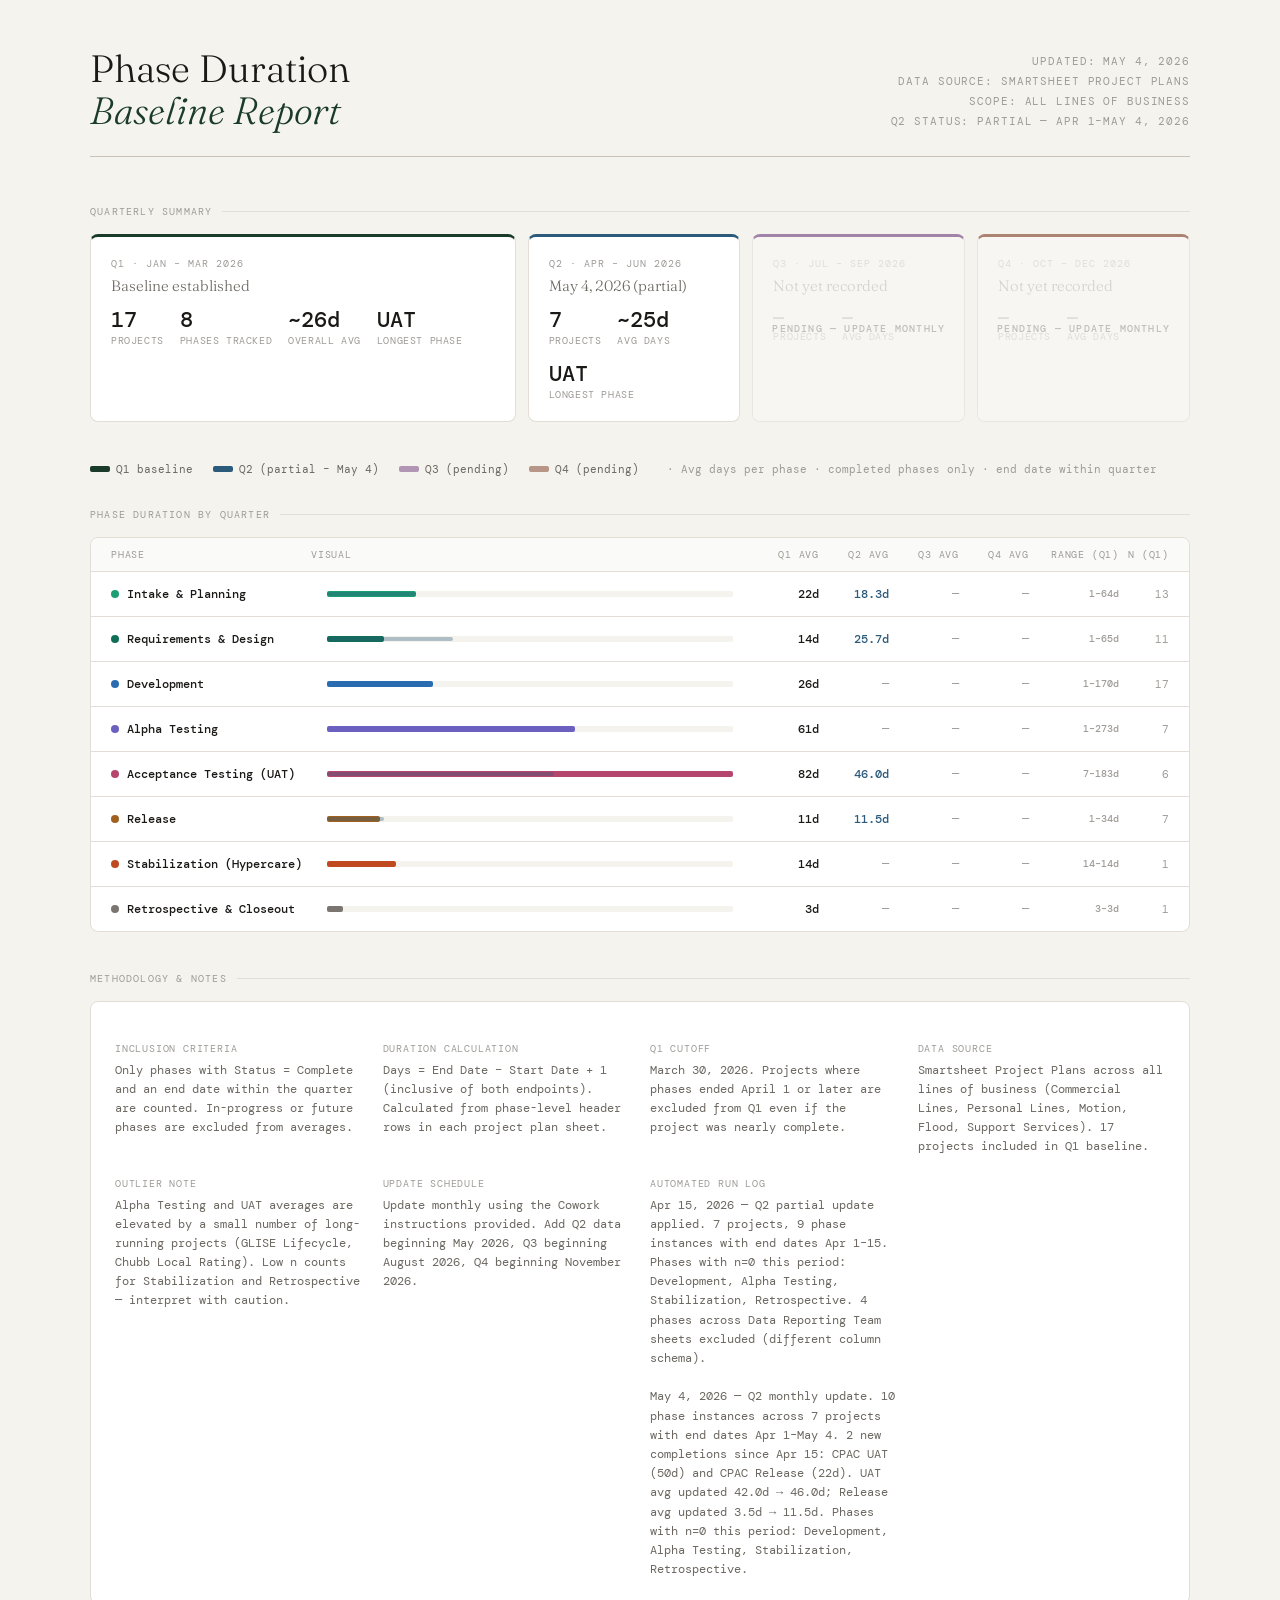
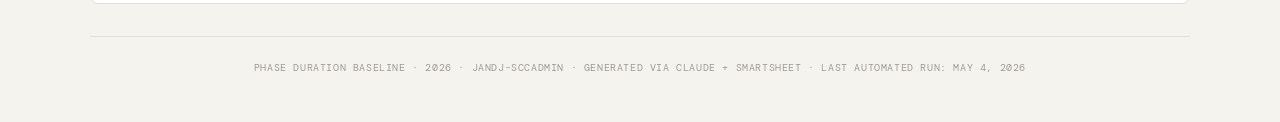
<file: uat/reports/phase-duration-baseline.html>
<!DOCTYPE html>
<html lang="en">
<head>
<meta charset="UTF-8">
<meta name="viewport" content="width=device-width, initial-scale=1.0">
<title>Phase Duration Baseline — 2026</title>
<link href="https://fonts.googleapis.com/css2?family=DM+Mono:wght@400;500&family=Fraunces:ital,opsz,wght@0,9..144,300;0,9..144,600;1,9..144,300&display=swap" rel="stylesheet">
<style>
  :root {
    --bg: #F5F3EE;
    --surface: #FFFFFF;
    --surface-raised: #FAFAF8;
    --border: #E2DED6;
    --border-strong: #C8C2B8;
    --text-primary: #1A1916;
    --text-secondary: #6B6760;
    --text-muted: #9E9B96;
    --accent: #1A3A2A;
    --accent-light: #EAF3DE;

    --phase-intake: #1D9E75;
    --phase-req: #0F6E56;
    --phase-dev: #2B6CB0;
    --phase-alpha: #6B5FBF;
    --phase-uat: #B5476E;
    --phase-release: #A06020;
    --phase-stab: #C04A20;
    --phase-retro: #7A7570;

    --q1: #1A3A2A;
    --q2: #2B5A7A;
    --q3: #6B3A7A;
    --q4: #7A3A20;

    --q1-light: #EAF3DE;
    --q2-light: #E6F1FB;
    --q3-light: #F0EAFE;
    --q4-light: #FAECE7;
  }

  * { box-sizing: border-box; margin: 0; padding: 0; }

  body {
    background: var(--bg);
    font-family: 'DM Mono', monospace;
    color: var(--text-primary);
    min-height: 100vh;
    padding: 48px 32px;
  }

  .page-header {
    max-width: 1100px;
    margin: 0 auto 48px;
    display: flex;
    align-items: flex-end;
    justify-content: space-between;
    gap: 24px;
    flex-wrap: wrap;
    border-bottom: 1px solid var(--border-strong);
    padding-bottom: 24px;
  }

  .page-title {
    font-family: 'Fraunces', serif;
    font-size: 38px;
    font-weight: 300;
    line-height: 1.1;
    color: var(--text-primary);
  }

  .page-title em {
    font-style: italic;
    color: var(--accent);
  }

  .page-meta {
    font-size: 11px;
    color: var(--text-muted);
    letter-spacing: 0.08em;
    text-transform: uppercase;
    text-align: right;
    line-height: 1.8;
  }

  .main { max-width: 1100px; margin: 0 auto; }

  /* Quarter tabs */
  .quarter-grid {
    display: grid;
    grid-template-columns: 2fr 1fr 1fr 1fr;
    gap: 12px;
    margin-bottom: 40px;
  }

  .quarter-card {
    background: var(--surface);
    border: 1px solid var(--border);
    border-radius: 8px;
    padding: 20px;
    position: relative;
    overflow: hidden;
  }

  .quarter-card.q1 { border-top: 3px solid var(--q1); }
  .quarter-card.q2 { border-top: 3px solid var(--q2); opacity: 0.6; }
  .quarter-card.q3 { border-top: 3px solid var(--q3); opacity: 0.6; }
  .quarter-card.q4 { border-top: 3px solid var(--q4); opacity: 0.6; }

  .quarter-card.q2 .pending-overlay,
  .quarter-card.q3 .pending-overlay,
  .quarter-card.q4 .pending-overlay {
    display: flex;
  }

  .pending-overlay {
    display: none;
    position: absolute;
    inset: 0;
    background: rgba(245,243,238,0.6);
    align-items: center;
    justify-content: center;
    font-size: 10px;
    letter-spacing: 0.12em;
    text-transform: uppercase;
    color: var(--text-muted);
    font-weight: 500;
  }

  .q-label {
    font-size: 10px;
    letter-spacing: 0.1em;
    text-transform: uppercase;
    color: var(--text-muted);
    margin-bottom: 6px;
  }

  .q-range {
    font-family: 'Fraunces', serif;
    font-size: 15px;
    font-weight: 300;
    color: var(--text-secondary);
    margin-bottom: 14px;
  }

  .q-stats {
    display: flex;
    gap: 16px;
    flex-wrap: wrap;
  }

  .q-stat { }
  .q-stat-val {
    font-size: 22px;
    font-weight: 500;
    color: var(--text-primary);
    line-height: 1;
  }
  .q-stat-val.placeholder { color: var(--text-muted); font-size: 18px; }
  .q-stat-label {
    font-size: 10px;
    color: var(--text-muted);
    letter-spacing: 0.06em;
    text-transform: uppercase;
    margin-top: 3px;
  }

  /* Phase table */
  .section-title {
    font-size: 10px;
    letter-spacing: 0.12em;
    text-transform: uppercase;
    color: var(--text-muted);
    margin-bottom: 16px;
    display: flex;
    align-items: center;
    gap: 10px;
  }
  .section-title::after {
    content: '';
    flex: 1;
    height: 1px;
    background: var(--border);
  }

  .phase-table {
    background: var(--surface);
    border: 1px solid var(--border);
    border-radius: 8px;
    overflow: hidden;
    margin-bottom: 40px;
  }

  .phase-table-header {
    display: grid;
    grid-template-columns: 200px 1fr 70px 70px 70px 70px 90px 50px;
    gap: 0;
    padding: 10px 20px;
    background: var(--surface-raised);
    border-bottom: 1px solid var(--border);
    font-size: 10px;
    letter-spacing: 0.08em;
    text-transform: uppercase;
    color: var(--text-muted);
  }

  .phase-table-header span { text-align: right; }
  .phase-table-header span:first-child,
  .phase-table-header span:nth-child(2) { text-align: left; }

  .phase-row {
    display: grid;
    grid-template-columns: 200px 1fr 70px 70px 70px 70px 90px 50px;
    gap: 0;
    padding: 14px 20px;
    border-bottom: 1px solid var(--border);
    align-items: center;
  }
  .phase-row:last-child { border-bottom: none; }
  .phase-row:hover { background: var(--surface-raised); }

  .phase-name {
    font-size: 12px;
    font-weight: 500;
    color: var(--text-primary);
    display: flex;
    align-items: center;
    gap: 8px;
  }

  .phase-dot {
    width: 8px;
    height: 8px;
    border-radius: 50%;
    flex-shrink: 0;
  }

  .bar-cell {
    padding: 0 16px;
  }

  .bar-track {
    background: var(--bg);
    border-radius: 2px;
    height: 6px;
    position: relative;
    overflow: visible;
  }

  .bar-q1 {
    height: 6px;
    border-radius: 2px;
    position: absolute;
    top: 0;
    left: 0;
  }

  .bar-q2, .bar-q3, .bar-q4 {
    height: 4px;
    border-radius: 2px;
    position: absolute;
    top: 1px;
    left: 0;
    opacity: 0.35;
  }

  .cell-val {
    font-size: 12px;
    font-weight: 500;
    text-align: right;
    color: var(--text-primary);
  }

  .cell-val.q1 { }
  .cell-val.q2 { color: var(--q2); }
  .cell-val.q3 { color: var(--q3); }
  .cell-val.q4 { color: var(--q4); }
  .cell-val.placeholder { color: var(--text-muted); font-weight: 400; }

  .cell-n {
    font-size: 11px;
    color: var(--text-muted);
    text-align: right;
  }

  /* Legend */
  .legend {
    display: flex;
    gap: 20px;
    flex-wrap: wrap;
    margin-bottom: 32px;
    align-items: center;
  }

  .legend-item {
    display: flex;
    align-items: center;
    gap: 6px;
    font-size: 11px;
    color: var(--text-secondary);
  }

  .legend-swatch {
    width: 20px;
    height: 6px;
    border-radius: 2px;
  }

  /* Notes */
  .notes-section {
    background: var(--surface);
    border: 1px solid var(--border);
    border-radius: 8px;
    padding: 24px;
    margin-bottom: 32px;
  }

  .notes-grid {
    display: grid;
    grid-template-columns: repeat(auto-fit, minmax(240px, 1fr));
    gap: 20px;
    margin-top: 16px;
  }

  .note-item { }
  .note-label {
    font-size: 10px;
    letter-spacing: 0.08em;
    text-transform: uppercase;
    color: var(--text-muted);
    margin-bottom: 6px;
  }
  .note-text {
    font-size: 12px;
    color: var(--text-secondary);
    line-height: 1.6;
  }

  .footer {
    font-size: 10px;
    color: var(--text-muted);
    letter-spacing: 0.06em;
    text-transform: uppercase;
    text-align: center;
    padding-top: 24px;
    border-top: 1px solid var(--border);
    margin-top: 8px;
  }

  @media (max-width: 900px) {
    .quarter-grid { grid-template-columns: 1fr 1fr; }
    .phase-table-header,
    .phase-row {
      grid-template-columns: 160px 1fr 60px 60px 60px 60px 80px 40px;
    }
    body { padding: 24px 16px; }
    .page-title { font-size: 28px; }
  }
</style>
</head>
<body>

<header class="page-header">
  <div>
    <div class="page-title">Phase Duration<br><em>Baseline Report</em></div>
  </div>
  <div class="page-meta">
    Updated: May 4, 2026<br>
    Data source: Smartsheet Project Plans<br>
    Scope: All lines of business<br>
    Q2 status: Partial — Apr 1–May 4, 2026
  </div>
</header>

<main class="main">

  <!-- Quarter summary cards -->
  <p class="section-title">Quarterly summary</p>

  <div class="quarter-grid">
    <!-- Q1 — populated -->
    <div class="quarter-card q1">
      <div class="q-label">Q1 · Jan – Mar 2026</div>
      <div class="q-range">Baseline established</div>
      <div class="q-stats">
        <div class="q-stat">
          <div class="q-stat-val">17</div>
          <div class="q-stat-label">Projects</div>
        </div>
        <div class="q-stat">
          <div class="q-stat-val">8</div>
          <div class="q-stat-label">Phases tracked</div>
        </div>
        <div class="q-stat">
          <div class="q-stat-val">~26d</div>
          <div class="q-stat-label">Overall avg</div>
        </div>
        <div class="q-stat">
          <div class="q-stat-val">UAT</div>
          <div class="q-stat-label">Longest phase</div>
        </div>
      </div>
    </div>

    <!-- Q2 — partial Apr 2026 -->
    <div class="quarter-card q2" style="opacity:1">
      <div class="q-label">Q2 · Apr – Jun 2026</div>
      <div class="q-range">May 4, 2026 (partial)</div>
      <div class="q-stats">
        <div class="q-stat">
          <div class="q-stat-val">7</div>
          <div class="q-stat-label">Projects</div>
        </div>
        <div class="q-stat">
          <div class="q-stat-val">~25d</div>
          <div class="q-stat-label">Avg days</div>
        </div>
        <div class="q-stat">
          <div class="q-stat-val">UAT</div>
          <div class="q-stat-label">Longest phase</div>
        </div>
      </div>
    </div>

    <!-- Q3 — pending -->
    <div class="quarter-card q3">
      <div class="pending-overlay">Pending — update monthly</div>
      <div class="q-label">Q3 · Jul – Sep 2026</div>
      <div class="q-range">Not yet recorded</div>
      <div class="q-stats">
        <div class="q-stat">
          <div class="q-stat-val placeholder">—</div>
          <div class="q-stat-label">Projects</div>
        </div>
        <div class="q-stat">
          <div class="q-stat-val placeholder">—</div>
          <div class="q-stat-label">Avg days</div>
        </div>
      </div>
    </div>

    <!-- Q4 — pending -->
    <div class="quarter-card q4">
      <div class="pending-overlay">Pending — update monthly</div>
      <div class="q-label">Q4 · Oct – Dec 2026</div>
      <div class="q-range">Not yet recorded</div>
      <div class="q-stats">
        <div class="q-stat">
          <div class="q-stat-val placeholder">—</div>
          <div class="q-stat-label">Projects</div>
        </div>
        <div class="q-stat">
          <div class="q-stat-val placeholder">—</div>
          <div class="q-stat-label">Avg days</div>
        </div>
      </div>
    </div>
  </div>

  <!-- Legend -->
  <div class="legend">
    <div class="legend-item">
      <div class="legend-swatch" style="background:var(--q1)"></div> Q1 baseline
    </div>
    <div class="legend-item">
      <div class="legend-swatch" style="background:var(--q2)"></div> Q2 (partial – May 4)
    </div>
    <div class="legend-item">
      <div class="legend-swatch" style="background:var(--q3);opacity:0.5"></div> Q3 (pending)
    </div>
    <div class="legend-item">
      <div class="legend-swatch" style="background:var(--q4);opacity:0.5"></div> Q4 (pending)
    </div>
    <span style="font-size:11px;color:var(--text-muted);margin-left:8px">· Avg days per phase · completed phases only · end date within quarter</span>
  </div>

  <!-- Phase breakdown table -->
  <p class="section-title">Phase duration by quarter</p>

  <div class="phase-table">
    <div class="phase-table-header">
      <span>Phase</span>
      <span>Visual</span>
      <span>Q1 avg</span>
      <span>Q2 avg</span>
      <span>Q3 avg</span>
      <span>Q4 avg</span>
      <span>Range (Q1)</span>
      <span>n (Q1)</span>
    </div>

    <!-- Intake & Planning -->
    <div class="phase-row">
      <div class="phase-name">
        <div class="phase-dot" style="background:var(--phase-intake)"></div>
        Intake &amp; Planning
      </div>
      <div class="bar-cell">
        <div class="bar-track">
          <div class="bar-q1" style="width:22%;background:var(--phase-intake)"></div>
          <div class="bar-q2" style="width:22%;background:var(--q2)"></div>
        </div>
      </div>
      <div class="cell-val q1">22d</div>
      <div class="cell-val q2">18.3d</div>
      <div class="cell-val placeholder">—</div>
      <div class="cell-val placeholder">—</div>
      <div class="cell-val" style="font-size:10px;color:var(--text-muted)">1–64d</div>
      <div class="cell-n">13</div>
    </div>

    <!-- Requirements & Design -->
    <div class="phase-row">
      <div class="phase-name">
        <div class="phase-dot" style="background:var(--phase-req)"></div>
        Requirements &amp; Design
      </div>
      <div class="bar-cell">
        <div class="bar-track">
          <div class="bar-q1" style="width:14%;background:var(--phase-req)"></div>
          <div class="bar-q2" style="width:31%;background:var(--q2)"></div>
        </div>
      </div>
      <div class="cell-val q1">14d</div>
      <div class="cell-val q2">25.7d</div>
      <div class="cell-val placeholder">—</div>
      <div class="cell-val placeholder">—</div>
      <div class="cell-val" style="font-size:10px;color:var(--text-muted)">1–65d</div>
      <div class="cell-n">11</div>
    </div>

    <!-- Development -->
    <div class="phase-row">
      <div class="phase-name">
        <div class="phase-dot" style="background:var(--phase-dev)"></div>
        Development
      </div>
      <div class="bar-cell">
        <div class="bar-track">
          <div class="bar-q1" style="width:26%;background:var(--phase-dev)"></div>
        </div>
      </div>
      <div class="cell-val q1">26d</div>
      <div class="cell-val placeholder">—</div>
      <div class="cell-val placeholder">—</div>
      <div class="cell-val placeholder">—</div>
      <div class="cell-val" style="font-size:10px;color:var(--text-muted)">1–170d</div>
      <div class="cell-n">17</div>
    </div>

    <!-- Alpha Testing -->
    <div class="phase-row">
      <div class="phase-name">
        <div class="phase-dot" style="background:var(--phase-alpha)"></div>
        Alpha Testing
      </div>
      <div class="bar-cell">
        <div class="bar-track">
          <div class="bar-q1" style="width:61%;background:var(--phase-alpha)"></div>
        </div>
      </div>
      <div class="cell-val q1">61d</div>
      <div class="cell-val placeholder">—</div>
      <div class="cell-val placeholder">—</div>
      <div class="cell-val placeholder">—</div>
      <div class="cell-val" style="font-size:10px;color:var(--text-muted)">1–273d</div>
      <div class="cell-n">7</div>
    </div>

    <!-- UAT -->
    <div class="phase-row">
      <div class="phase-name">
        <div class="phase-dot" style="background:var(--phase-uat)"></div>
        Acceptance Testing (UAT)
      </div>
      <div class="bar-cell">
        <div class="bar-track">
          <div class="bar-q1" style="width:100%;background:var(--phase-uat)"></div>
          <div class="bar-q2" style="width:56%;background:var(--q2)"></div>
        </div>
      </div>
      <div class="cell-val q1">82d</div>
      <div class="cell-val q2">46.0d</div>
      <div class="cell-val placeholder">—</div>
      <div class="cell-val placeholder">—</div>
      <div class="cell-val" style="font-size:10px;color:var(--text-muted)">7–183d</div>
      <div class="cell-n">6</div>
    </div>

    <!-- Release -->
    <div class="phase-row">
      <div class="phase-name">
        <div class="phase-dot" style="background:var(--phase-release)"></div>
        Release
      </div>
      <div class="bar-cell">
        <div class="bar-track">
          <div class="bar-q1" style="width:13%;background:var(--phase-release)"></div>
          <div class="bar-q2" style="width:14%;background:var(--q2)"></div>
        </div>
      </div>
      <div class="cell-val q1">11d</div>
      <div class="cell-val q2">11.5d</div>
      <div class="cell-val placeholder">—</div>
      <div class="cell-val placeholder">—</div>
      <div class="cell-val" style="font-size:10px;color:var(--text-muted)">1–34d</div>
      <div class="cell-n">7</div>
    </div>

    <!-- Stabilization -->
    <div class="phase-row">
      <div class="phase-name">
        <div class="phase-dot" style="background:var(--phase-stab)"></div>
        Stabilization (Hypercare)
      </div>
      <div class="bar-cell">
        <div class="bar-track">
          <div class="bar-q1" style="width:17%;background:var(--phase-stab)"></div>
        </div>
      </div>
      <div class="cell-val q1">14d</div>
      <div class="cell-val placeholder">—</div>
      <div class="cell-val placeholder">—</div>
      <div class="cell-val placeholder">—</div>
      <div class="cell-val" style="font-size:10px;color:var(--text-muted)">14–14d</div>
      <div class="cell-n">1</div>
    </div>

    <!-- Retrospective -->
    <div class="phase-row">
      <div class="phase-name">
        <div class="phase-dot" style="background:var(--phase-retro)"></div>
        Retrospective &amp; Closeout
      </div>
      <div class="bar-cell">
        <div class="bar-track">
          <div class="bar-q1" style="width:4%;background:var(--phase-retro)"></div>
        </div>
      </div>
      <div class="cell-val q1">3d</div>
      <div class="cell-val placeholder">—</div>
      <div class="cell-val placeholder">—</div>
      <div class="cell-val placeholder">—</div>
      <div class="cell-val" style="font-size:10px;color:var(--text-muted)">3–3d</div>
      <div class="cell-n">1</div>
    </div>

  </div>

  <!-- Methodology notes -->
  <p class="section-title">Methodology &amp; notes</p>

  <div class="notes-section">
    <div class="notes-grid">
      <div class="note-item">
        <div class="note-label">Inclusion criteria</div>
        <div class="note-text">Only phases with Status = Complete and an end date within the quarter are counted. In-progress or future phases are excluded from averages.</div>
      </div>
      <div class="note-item">
        <div class="note-label">Duration calculation</div>
        <div class="note-text">Days = End Date − Start Date + 1 (inclusive of both endpoints). Calculated from phase-level header rows in each project plan sheet.</div>
      </div>
      <div class="note-item">
        <div class="note-label">Q1 cutoff</div>
        <div class="note-text">March 30, 2026. Projects where phases ended April 1 or later are excluded from Q1 even if the project was nearly complete.</div>
      </div>
      <div class="note-item">
        <div class="note-label">Data source</div>
        <div class="note-text">Smartsheet Project Plans across all lines of business (Commercial Lines, Personal Lines, Motion, Flood, Support Services). 17 projects included in Q1 baseline.</div>
      </div>
      <div class="note-item">
        <div class="note-label">Outlier note</div>
        <div class="note-text">Alpha Testing and UAT averages are elevated by a small number of long-running projects (GLISE Lifecycle, Chubb Local Rating). Low n counts for Stabilization and Retrospective — interpret with caution.</div>
      </div>
      <div class="note-item">
        <div class="note-label">Update schedule</div>
        <div class="note-text">Update monthly using the Cowork instructions provided. Add Q2 data beginning May 2026, Q3 beginning August 2026, Q4 beginning November 2026.</div>
      </div>
      <div class="note-item">
        <div class="note-label">Automated run log</div>
        <div class="note-text">Apr 15, 2026 — Q2 partial update applied. 7 projects, 9 phase instances with end dates Apr 1–15. Phases with n=0 this period: Development, Alpha Testing, Stabilization, Retrospective. 4 phases across Data Reporting Team sheets excluded (different column schema).<br><br>May 4, 2026 — Q2 monthly update. 10 phase instances across 7 projects with end dates Apr 1–May 4. 2 new completions since Apr 15: CPAC UAT (50d) and CPAC Release (22d). UAT avg updated 42.0d → 46.0d; Release avg updated 3.5d → 11.5d. Phases with n=0 this period: Development, Alpha Testing, Stabilization, Retrospective.</div>
      </div>
    </div>
  </div>

  <div class="footer">
    Phase Duration Baseline · 2026 · JandJ-SCCAdmin · Generated via Claude + Smartsheet · Last automated run: May 4, 2026
  </div>

</main>
</body>
</html>
</file>
<file: uat/assets/jj-tokens.css>
/* ============================================================
   J&J Insurance Design System 2.0 — Colors & Type tokens
   Source of truth: J&J Design System 2.0 Figma file
   ============================================================ */

/* Material Symbols (Material Design icons — referenced in usage
   guidelines as J&J's primary icon library). */
@import url("https://fonts.googleapis.com/icon?family=Material+Icons");
@import url("https://fonts.googleapis.com/css2?family=Material+Symbols+Outlined:opsz,wght,FILL,GRAD@20..48,300..700,0..1,-50..200");

/* Typefaces — Montserrat for headings, Open Sans for body. */
@import url("https://fonts.googleapis.com/css2?family=Montserrat:ital,wght@0,300;0,400;0,500;0,600;0,700;0,800;1,400&family=Open+Sans:ital,wght@0,300;0,400;0,500;0,600;0,700;1,300;1,400&display=swap");

:root {
  /* ─── Brand / Primary palette (blues) — official J&J spec ─── */
  /* Light Blue */
  --jj-light-blue:        #E7F5FF;
  --jj-light-blue-hover:  #D6EAF9;
  --jj-light-blue-active: #C4DAEB;
  /* Blue */
  --jj-blue:        #0069BD;
  --jj-blue-hover:  #005FAB;
  --jj-blue-active: #004E8C;
  /* Dark Blue */
  --jj-dark-blue:        #005395;
  --jj-dark-blue-hover:  #003E6F;
  --jj-dark-blue-active: #003259;
  /* Darker Blue */
  --jj-darker-blue: #001E36;

  /* Numeric scale aliases (back-compat with existing components) */
  --jj-primary-900: var(--jj-darker-blue);   /* deep navy — sidemenus, footers */
  --jj-primary-800: var(--jj-dark-blue);     /* J&J blue — headers, active card chrome */
  --jj-primary-700: var(--jj-blue-active);   /* selected card body */
  --jj-primary-600: var(--jj-blue);          /* link / help-icon blue, info accent */
  --jj-primary-500: var(--jj-blue-hover);
  --jj-primary-300: rgb(105, 125, 149);      /* muted blue text — placeholders */
  --jj-primary-200: var(--jj-light-blue-active); /* input borders */
  --jj-primary-100: var(--jj-light-blue);    /* card body wash, hover background */
  --jj-primary-050: rgb(243, 248, 252);

  /* ─── Action / Success (greens — primary CTA) — official J&J spec ─── */
  --jj-light-green:        #D9FFED;
  --jj-light-green-hover:  #CBEBDC;
  --jj-light-green-active: #B6D1C4;
  --jj-green:        #1D7B4F;
  --jj-green-hover:  #146D43;
  --jj-green-active: #165E3C;
  --jj-dark-green:        #145638;
  --jj-dark-green-hover:  #114D32;
  --jj-dark-green-active: #0F402A;
  --jj-darker-green: #01371D;
  /* Numeric aliases */
  --jj-action-900: var(--jj-darker-green);
  --jj-action-700: var(--jj-dark-green);     /* primary button bg */
  --jj-action-500: var(--jj-green);
  --jj-action-300: var(--jj-light-green-active);
  --jj-action-100: var(--jj-light-green);

  /* ─── Critical / Error (reds) — official J&J spec ─── */
  --jj-light-red:        #FCF3F3;
  --jj-light-red-hover:  #FBE2E2;
  --jj-light-red-active: #F3CECE;
  --jj-red:        #9D1515;
  --jj-red-hover:  #891315;
  --jj-red-active: #6E1010;
  --jj-dark-red:        #670F0F;
  --jj-dark-red-hover:  #5F0E0E;
  --jj-dark-red-active: #4B0C0C;
  --jj-darker-red: #3E0202;
  /* Numeric aliases */
  --jj-critical-700: var(--jj-red-active);
  --jj-critical-600: var(--jj-red);          /* error border, error icon */
  --jj-critical-100: var(--jj-light-red);

  /* ─── Warning (orange) — official J&J spec ─── */
  --jj-light-orange:        #FEF7F1;
  --jj-light-orange-hover:  #ECE5DE;
  --jj-light-orange-active: #E0D1C2;
  --jj-orange:        #C95100;
  --jj-orange-hover:  #B54900;
  --jj-orange-active: #9A3E00;
  --jj-dark-orange:        #823400;
  --jj-dark-orange-hover:  #742F00;
  --jj-dark-orange-active: #622800;
  --jj-darker-orange: #481F00;
  /* Numeric aliases */
  --jj-warning-700: var(--jj-orange-active);
  --jj-warning-500: var(--jj-orange);
  --jj-warning-100: var(--jj-light-orange);

  /* ─── Neutral / surface palette — official J&J spec ─── */
  /* White */
  --jj-white:        #FFFFFF;
  --jj-white-hover:  #EEEEEE;
  --jj-white-active: #DDDDDD;
  /* Black */
  --jj-black:        #121212;
  --jj-black-hover:  #212121;
  --jj-black-active: #393939;
  /* Light Gray */
  --jj-light-gray:        #F9F9F9;
  --jj-light-gray-hover:  #EFEFEF;
  --jj-light-gray-active: #DFDFDF;
  /* Gray */
  --jj-gray:        #D6D6D6;
  --jj-gray-hover:  #CDCDCD;
  --jj-gray-active: #B0B0B0;
  /* Dark Gray */
  --jj-dark-gray:        #A5A5A5;
  --jj-dark-gray-hover:  #858585;
  --jj-dark-gray-active: #666666;

  /* Numeric aliases (back-compat) */
  --jj-neutral-000: var(--jj-white);
  --jj-neutral-050: var(--jj-light-gray);
  --jj-neutral-100: var(--jj-white-hover);     /* hover surfaces, active card bg */
  --jj-neutral-200: var(--jj-light-gray-hover);
  --jj-neutral-300: var(--jj-gray);            /* disabled fill, subtle borders */
  --jj-neutral-400: var(--jj-dark-gray);
  --jj-neutral-500: var(--jj-dark-gray-hover);
  --jj-neutral-700: var(--jj-dark-gray-active);
  --jj-neutral-800: var(--jj-black-active);    /* body label text */
  --jj-neutral-900: var(--jj-black);           /* headings */

  /* ─── Semantic foreground / background ─── */
  --jj-fg-default:    var(--jj-neutral-900);
  --jj-fg-muted:      var(--jj-neutral-800);
  --jj-fg-subtle:     var(--jj-primary-300);
  --jj-fg-onPrimary:  var(--jj-neutral-000);
  --jj-fg-link:       var(--jj-primary-600);
  --jj-fg-success:    var(--jj-action-700);
  --jj-fg-warning:    var(--jj-warning-700);
  --jj-fg-critical:   var(--jj-critical-600);

  --jj-bg-page:       var(--jj-neutral-000);
  --jj-bg-surface:    var(--jj-neutral-000);
  --jj-bg-subtle:     var(--jj-primary-100);
  --jj-bg-disabled:   var(--jj-neutral-300);
  --jj-bg-hover:      var(--jj-neutral-100);
  --jj-bg-pressed:    var(--jj-neutral-100);
  --jj-bg-header:     var(--jj-primary-800);
  --jj-bg-sidebar:    var(--jj-primary-900);

  --jj-border-default: var(--jj-primary-200);
  --jj-border-strong:  var(--jj-neutral-700);
  --jj-border-critical:var(--jj-critical-600);

  /* ─── Radii — multiples of 5, up to 25.
     Pick the smallest that reads as "rounded" for the surface. ─── */
  --jj-radius-5:  5px;
  --jj-radius-10: 10px;
  --jj-radius-15: 15px;
  --jj-radius-20: 20px;
  --jj-radius-25: 25px;
  --jj-radius-pill: 999px;
  /* Aliases (back-compat) */
  --jj-radius-xs: var(--jj-radius-5);
  --jj-radius-sm: var(--jj-radius-5);
  --jj-radius-md: var(--jj-radius-10);
  --jj-radius-lg: var(--jj-radius-15);

  /* ─── Spacing — strict 4-pt grid. Use freely; always a multiple of 4. ─── */
  --jj-space-1: 4px;
  --jj-space-2: 8px;
  --jj-space-3: 12px;
  --jj-space-4: 16px;
  --jj-space-5: 20px;
  --jj-space-6: 24px;
  --jj-space-8: 32px;
  --jj-space-10: 40px;
  --jj-space-12: 48px;

  /* ─── Elevation — official J&J spec.
     4 simple levels. Most elements are flat; use elevation sparingly.
     Level 1 is the subtlest, Level 4 the most prominent. ─── */
  --jj-elevation-0: none;
  --jj-elevation-1: 0 1px 2px 0 rgba(18, 18, 18, .08);
  --jj-elevation-2: 0 2px 6px 0 rgba(18, 18, 18, .10);
  --jj-elevation-3: 0 6px 12px 0 rgba(18, 18, 18, .12);
  --jj-elevation-4: 0 12px 24px 0 rgba(18, 18, 18, .14);
  --jj-elevation-pressed: inset 3px 3px 6px 0 rgba(0,0,0,.32);
  --jj-elevation-pressed-strong: inset 4px 4px 4px 0 rgba(0,0,0,.32);

  /* ─── Type ─── */
  --jj-font-display: "Montserrat", "Helvetica Neue", Arial, sans-serif;
  --jj-font-body:    "Open Sans", "Helvetica Neue", Arial, sans-serif;
  --jj-font-mono:    ui-monospace, "SF Mono", Menlo, Consolas, monospace;

  /* Type scale — 6 official heading sizes per J&J spec, plus body/label.
     Headings render in Open Sans Bold; Title-6 is uppercased.
     Body 14/20 is the production default. */
  --jj-text-title-1: 700 28px/32px var(--jj-font-display);
  --jj-text-title-2: 700 22px/28px var(--jj-font-display);
  --jj-text-title-3: 700 18px/24px var(--jj-font-display);
  --jj-text-title-4: 700 16px/20px var(--jj-font-display);
  --jj-text-title-5: 700 14px/20px var(--jj-font-display);
  --jj-text-title-6: 700 12px/16px var(--jj-font-display);

  /* Legacy aliases (kept for back-compat with existing components) */
  --jj-text-display-1: var(--jj-text-title-1);
  --jj-text-display-2: var(--jj-text-title-1);
  --jj-text-h1: var(--jj-text-title-1);
  --jj-text-h2: var(--jj-text-title-2);
  --jj-text-h3: var(--jj-text-title-3);
  --jj-text-h4: var(--jj-text-title-4);
  --jj-text-body:    400 14px/20px var(--jj-font-body);
  --jj-text-body-lg: 400 16px/24px var(--jj-font-body);
  --jj-text-body-sm: 400 12px/16px var(--jj-font-body);
  --jj-text-label:   300 14px/20px var(--jj-font-body); /* italic field-label style */
  --jj-text-button:  700 14px/20px var(--jj-font-body);
  --jj-text-eyebrow: 600 12px/16px var(--jj-font-body);

  /* Body scale — 4 sizes (XL/L/N/S) × 4 styles (regular/medium/bold/underlined).
     Open Sans throughout, per J&J body-type spec. */
  --jj-text-body-xl-regular:  400 18px/24px var(--jj-font-body);
  --jj-text-body-xl-medium:   600 18px/24px var(--jj-font-body);
  --jj-text-body-xl-bold:     700 18px/24px var(--jj-font-body);
  --jj-text-body-l-regular:   400 16px/24px var(--jj-font-body);
  --jj-text-body-l-medium:    600 16px/24px var(--jj-font-body);
  --jj-text-body-l-bold:      700 16px/24px var(--jj-font-body);
  --jj-text-body-n-regular:   400 14px/20px var(--jj-font-body);
  --jj-text-body-n-medium:    600 14px/20px var(--jj-font-body);
  --jj-text-body-n-bold:      700 14px/20px var(--jj-font-body);
  --jj-text-body-s-regular:   400 12px/16px var(--jj-font-body);
  --jj-text-body-s-medium:    600 12px/16px var(--jj-font-body);
  --jj-text-body-s-bold:      700 12px/16px var(--jj-font-body);
}

/* Semantic typography classes — mirror role-based use in the kit. */
.jj-display-1 { font: var(--jj-text-display-1); color: var(--jj-fg-default); letter-spacing: -0.01em; }
.jj-display-2 { font: var(--jj-text-display-2); color: var(--jj-fg-default); letter-spacing: -0.01em; }
.jj-h1 { font: var(--jj-text-h1); color: var(--jj-fg-default); }
.jj-h2 { font: var(--jj-text-h2); color: var(--jj-fg-default); }
.jj-h3 { font: var(--jj-text-h3); color: var(--jj-fg-default); }
.jj-h4 { font: var(--jj-text-h4); color: var(--jj-fg-default); }
.jj-body    { font: var(--jj-text-body); color: var(--jj-fg-muted); }
.jj-body-lg { font: var(--jj-text-body-lg); color: var(--jj-fg-muted); }
.jj-body-sm { font: var(--jj-text-body-sm); color: var(--jj-fg-muted); }
.jj-label   { font: var(--jj-text-label); font-style: italic; color: var(--jj-fg-muted); }
.jj-eyebrow { font: var(--jj-text-eyebrow); color: var(--jj-fg-subtle); text-transform: uppercase; letter-spacing: .08em; }
.jj-link    { color: var(--jj-fg-link); text-decoration: underline; text-underline-offset: 2px; }
.jj-link:hover { color: var(--jj-primary-700); }

/* Reset baseline so previews look right out of the box. */
.jj-reset, .jj-reset * { box-sizing: border-box; }
.jj-reset {
  font: var(--jj-text-body);
  color: var(--jj-fg-muted);
  background: var(--jj-bg-page);
  -webkit-font-smoothing: antialiased;
}
</file>
